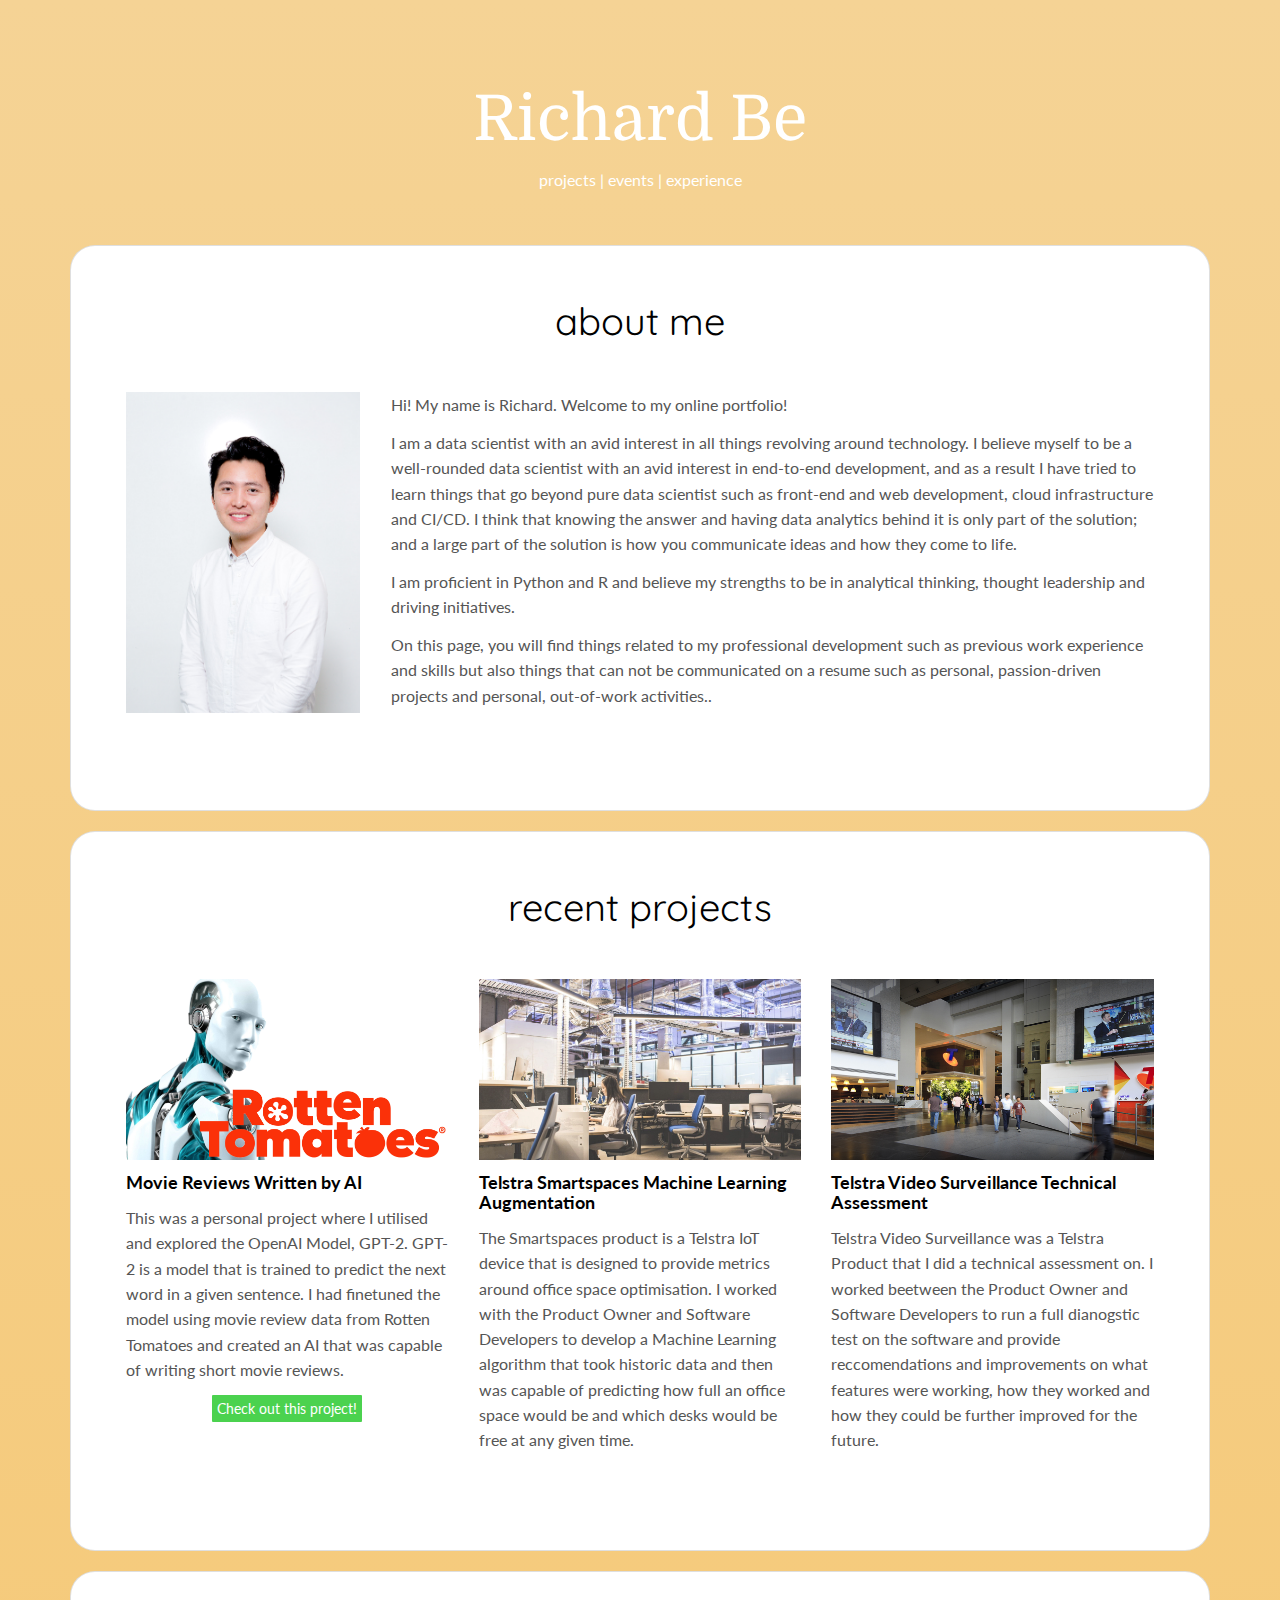
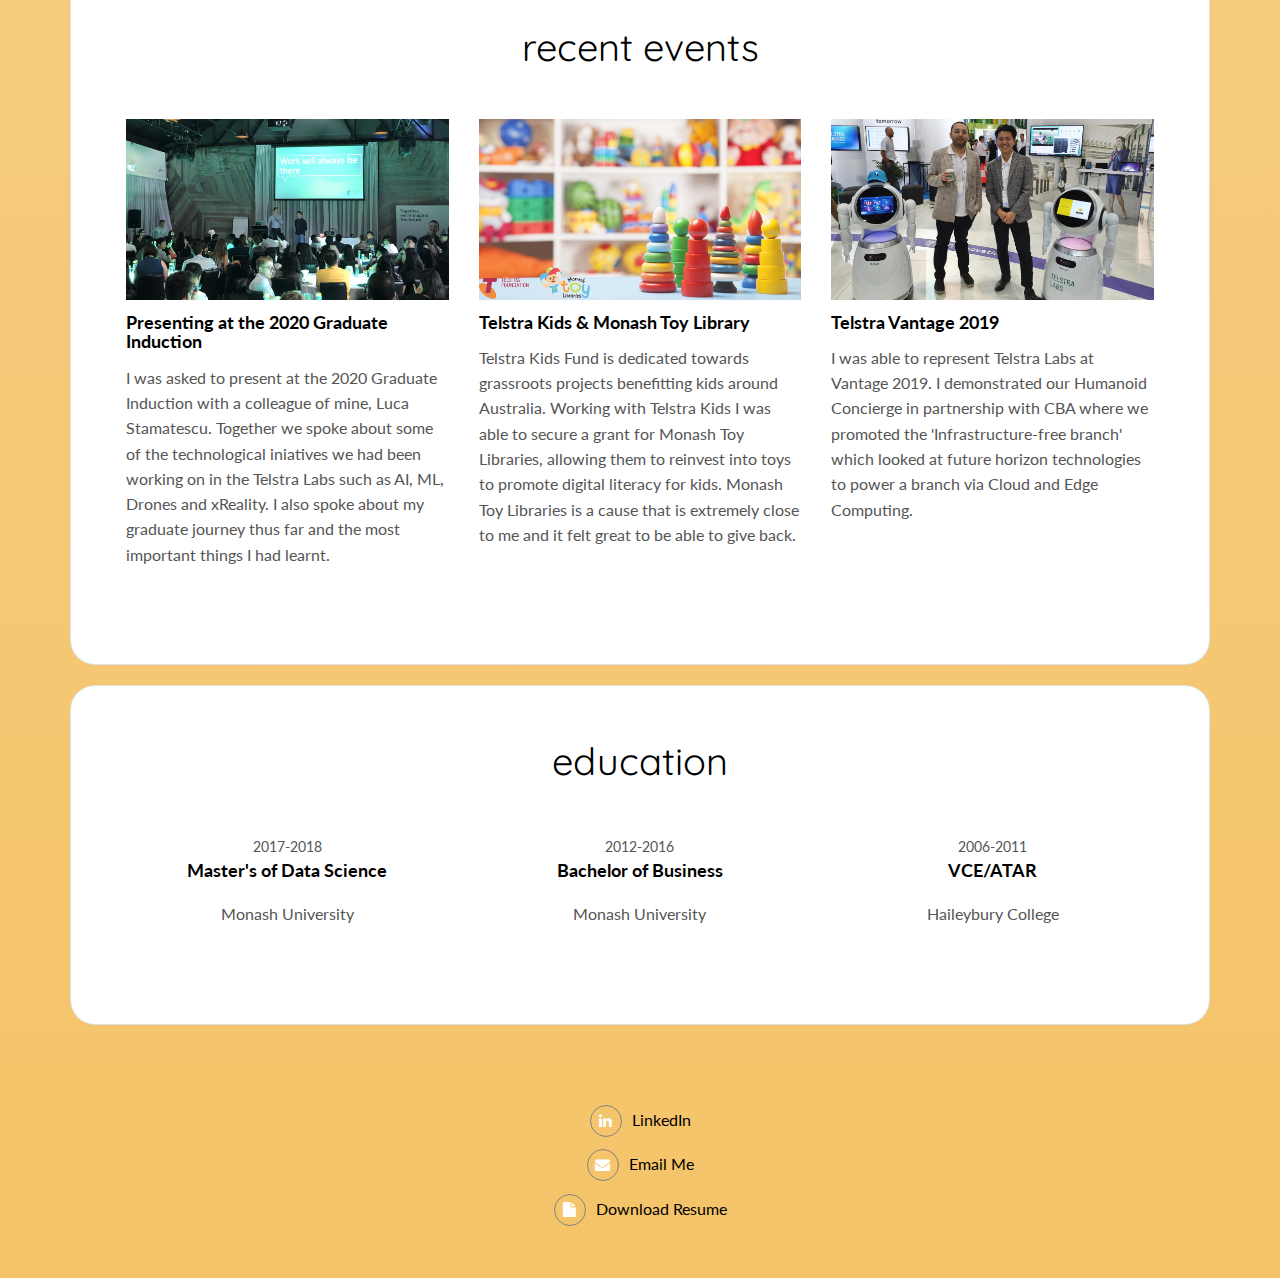
<file: index.html>
<!DOCTYPE html>
<html lang="en">

<head>
    <meta charset="UTF-8">
    <meta content="IE=edge" http-equiv="X-UA-Compatible">
    <meta content="width=device-width,initial-scale=1" name="viewport">
    <meta content="description" name="description">
    <meta name="google" content="notranslate" />
    <meta content="Mashup templates have been developped by Orson.io team" name="author">
    <title>Home Page</title>
    <link href="./style.css" rel="stylesheet">
</head>

<body>
    <main class="content-wrapper">
        <header class="white-text-container section-container">
            <div class="text-center">
                <h1>Richard Be</h1>
                <p>
                    <a href="https://richardbx1.github.io/projects.html"> projects </a> |
                    <a href="https://richardbx1.github.io/events.html"> events </a> | 
                    <a href="https://richardbx1.github.io/experience.html"> experience </a>
                </p>
            </div>
        </header>

        <div class="container">
            <div class="card">
                <div class="card-block">
                    <div class="row">
                        <div class="text-center">
                            <h2>about me</h2>
                        </div>
                    </div>
                    <div class="row">
                        <div class="col-md-3">
                            <p><img src="./images-index/headshot.jpg" class="img-responsive"></p>
                        </div>
                        <div class="col-md-9">
                            <p>Hi! My name is Richard. Welcome to my online portfolio!</p>
                            <p>I am a data scientist with an avid interest in all things revolving around technology. I believe myself to be a well-rounded data scientist with an avid interest in end-to-end development, and as a result I have tried to learn things that go beyond pure data scientist such as front-end and web development, cloud infrastructure and CI/CD. I think that knowing the answer and having data analytics behind it is only part of the solution; and a large part of the solution is how you communicate ideas and how they come to life.</p>
                                
                            <p>I am proficient in Python and R and believe my strengths to be in analytical thinking, thought leadership and driving initiatives.</p>
                            
                            <p>On this page, you will find things related to my professional development such as previous work experience and skills but also things that can not be communicated on a resume such as personal, passion-driven projects and personal, out-of-work activities..</p>
                        </div>
                    </div>
                </div>
            </div>

            <div class="card">
                <div class="card-block">
                    <div class="row">
                        <div class="text-center">
                            <h2>recent projects</h2></div>
                    </div>
                    <div class="row">
                        <div class="col-md-4">
                            <img src="./images-projects/2020_rottentomatoes.jpg" class="img-responsive" alt="">
                            <h3 class="h5">Movie Reviews Written by AI</h3>
                            <p>This was a personal project where I utilised and explored the OpenAI Model, GPT-2. GPT-2 is a model that is trained to predict the next word in a given sentence. I had finetuned the model using movie review data from Rotten Tomatoes and created an AI that was capable of writing short movie reviews.</p>
                            <div class="text-center">
                                <a href="https://richardbx1.github.io/projects_moviereviews.html" class="button"><span>Check out this project!</span></a>
                            </div>
                        </div>
                        <div class="col-md-4">
                            <img src="./images-projects/2019_smartspaces.jpg" class="img-responsive" alt="">
                            <h3 class="h5">Telstra Smartspaces Machine Learning Augmentation</h3>
                            <p>The Smartspaces product is a Telstra IoT device that is designed to provide metrics around office space optimisation. I worked with the Product Owner and Software Developers to develop a Machine Learning algorithm that took historic data and then was capable of predicting how full an office space would be and which desks would be free at any given time.</p>
                        </div>
                        <div class="col-md-4">
                            <img src="./images-projects/2019_tvs.jpg" class="img-responsive" alt="">
                            <h3 class="h5">Telstra Video Surveillance Technical Assessment</h3>
                            <p>Telstra Video Surveillance was a Telstra Product that I did a technical assessment on. I worked beetween the Product Owner and Software Developers to run a full dianogstic test on the software and provide reccomendations and improvements on what features were working, how they worked and how they could be further improved for the future.</p>
                        </div>
                    </div>
                </div>
            </div>


            <div class="card">
                <div class="card-block">
                    <div class="row">
                        <div class="text-center">
                            <h2>recent events</h2></div>
                    </div>
                    <div class="row">
                        <div class="col-md-4">
                            <img src="./images-events/2019_gradinduction1.jpeg" class="img-responsive" alt="">
                            <h3 class="h5">Presenting at the 2020 Graduate Induction</h3>
                            <p>I was asked to present at the 2020 Graduate Induction with a colleague of mine, Luca Stamatescu. Together we spoke about some of the technological iniatives we had been working on in the Telstra Labs such as AI, ML, Drones and xReality. I also spoke about my graduate journey thus far and the most important things I had learnt. </p>
                        </div>
                        <div class="col-md-4">
                            <img src="./images-events/2019_MonashToyLibrary.jpg" class="img-responsive" alt="">
                            <h3 class="h5">Telstra Kids & Monash Toy Library</h3>
                            <p>Telstra Kids Fund is dedicated towards grassroots projects benefitting kids around Australia. Working with Telstra Kids I was able to secure a grant for Monash Toy Libraries, allowing them to reinvest into toys to promote digital literacy for kids. Monash Toy Libraries is a cause that is extremely close to me and it felt great to be able to give back.</p>
                        </div>
                        <div class="col-md-4">
                            <img src="./images-events/2019_Vantage.jpg" class="img-responsive" alt="">
                            <h3 class="h5">Telstra Vantage 2019</h3>
                            <p>I was able to represent Telstra Labs at Vantage 2019. I demonstrated our Humanoid Concierge in partnership with CBA where we promoted the 'Infrastructure-free branch' which looked at future horizon technologies to power a branch via Cloud and Edge Computing.</p>
                        </div>
                    </div>
                </div>
            </div>



            <div class="card">
                <div class="card-block">
                     <div class="row">
                        <div class="text-center">
                            <h2>education</h2></div>
                    </div>
                    <div class="row">
                        <div class="col-md-4">
                            <div class="education-experience">
                                <div class="text-center">
                                    <small class="date">2017-2018</small>
                                    <h3 class="h5 date-title">Master's of Data Science</h3>
                                    <p>Monash University</p>
                                </div>
                            </div>
                        </div>

                        <div class="col-md-4">
                            <div class="education-experience">
                                <div class="text-center">
                                    <small class="date">2012-2016</small>
                                    <h3 class="h5 date-title">Bachelor of Business</h3>
                                    <p>Monash University</p>
                                </div>
                            </div>
                        </div>

                        <div class="col-md-4">
                            <div class="education-experience">
                                <div class="text-center">
                                    <small class="date">2006-2011</small>
                                    <h3 class="h5 date-title">VCE/ATAR</h3>
                                    <p>Haileybury College</p>
                                </div>
                            </div>
                        </div>
                    </div>
                </div>
            </div>
        </div>
    </main>
    <header class="white-text-container section-container">
        <div class="text-center">
            <p class="social-buttons">
                <a href="https://www.linkedin.com/in/richard-be-bb2583163/" target="_blank">
                    <span class="social-round-icon fa-icon">
                                        <i class="fa fa-linkedin"></i></span>LinkedIn</a>
            </p>
            <p class="social-buttons">
                <a href="mailto: richard.be@team.telstra.com?subject= &body= ">
                    <span class="social-round-icon fa-icon">
                                        <i class="fa fa-envelope"></i></span>Email Me</a>
            </p>
            <p class="social-buttons">
                <a href="Resume.pdf" download="Richard_Be_Resume.pdf">
                    <span class="social-round-icon fa-icon">
                                    <i class="fa fa-file"></i></span>Download Resume</a>
            </p>
        </div>
    </header>
</body>

</html>
</file>
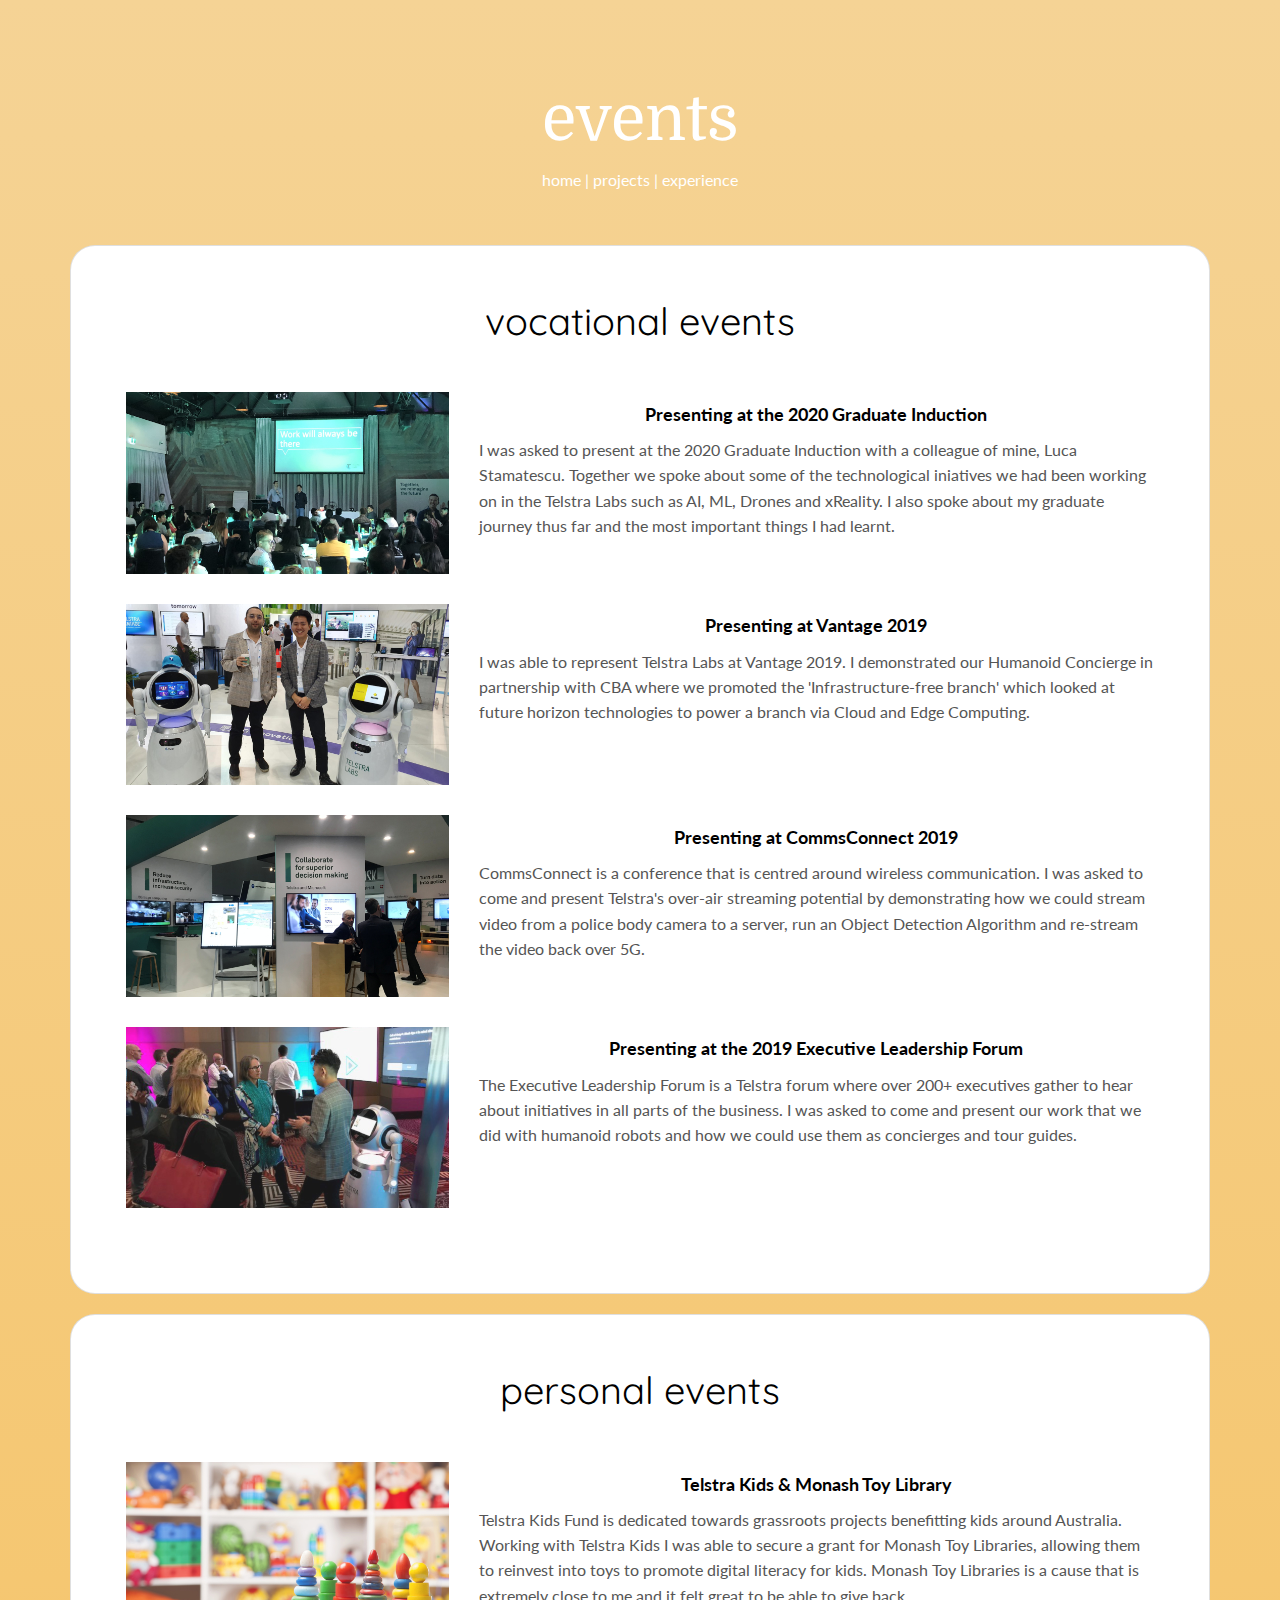
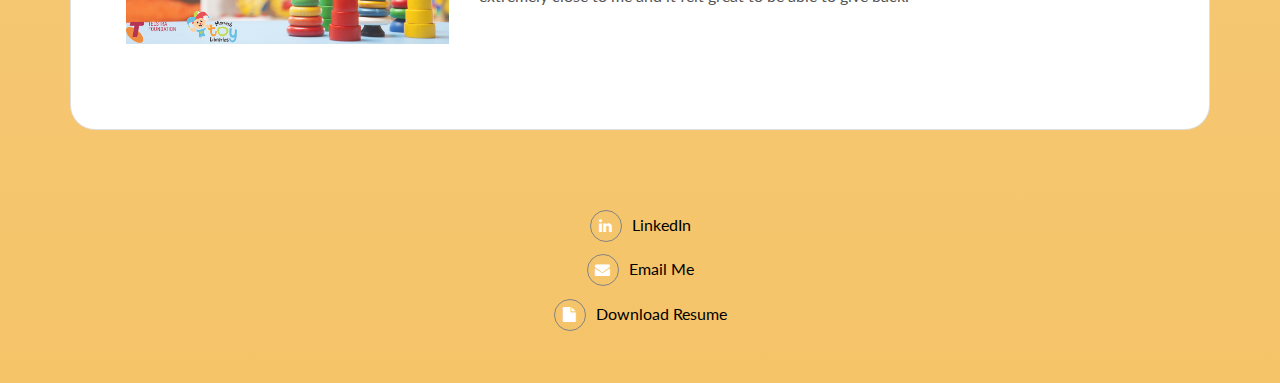
<file: events.html>
<!DOCTYPE html>
<html lang="en">

<head>
    <meta charset="UTF-8">
    <meta content="IE=edge" http-equiv="X-UA-Compatible">
    <meta content="width=device-width,initial-scale=1" name="viewport">
    <meta content="description" name="description">
    <meta name="google" content="notranslate" />
    <meta content="Mashup templates have been developped by Orson.io team" name="author">
    <title>Events</title>
    <link href="./style.css" rel="stylesheet">
</head>

<body>
    <main class="content-wrapper">
        <header class="white-text-container section-container">
            <div class="text-center">
                <h1>events</h1>
                <p>
                    <a href="https://richardbx1.github.io/">home</a> | 
                    <a href="https://richardbx1.github.io/projects.html">projects</a> | 
                    <a href="https://richardbx1.github.io/experience.html">experience</a>
                </p>
            </div>
        </header>

        <div class="container">
            <div class="card">
                <div class="card-block">
                    <div class="row">
                        <div class="text-center">
                            <h2>vocational events</h2>
                        </div>
                    </div>
                    <div class="row">
                        <div class="col-xs-4">
                            <img src="./images-events/2019_gradinduction1.jpeg" class="img-responsive" alt="">
                        </div>
                        <div class="col-xs-8">
                            <div class="text-center">
                                <h3 class="h5">Presenting at the 2020 Graduate Induction</h3></div>
                            <p>I was asked to present at the 2020 Graduate Induction with a colleague of mine, Luca Stamatescu. Together we spoke about some of the technological iniatives we had been working on in the Telstra Labs such as AI, ML, Drones and xReality. I also spoke about my graduate journey thus far and the most important things I had learnt.</p>
                        </div>
                    </div>

                    <div class="row">
                        <div class="col-xs-4">
                            <img src="./images-events/2019_Vantage.jpg" class="img-responsive" alt="">
                        </div>
                        <div class="col-xs-8">
                            <div class="text-center">
                                <h3 class="h5">Presenting at Vantage 2019</h3></div>
                            <p>I was able to represent Telstra Labs at Vantage 2019. I demonstrated our Humanoid Concierge in partnership with CBA where we promoted the 'Infrastructure-free branch' which looked at future horizon technologies to power a branch via Cloud and Edge Computing.</p>
                        </div>
                    </div>

                    <div class="row">
                        <div class="col-xs-4">
                            <img src="./images-events/2019_CommsConnect.jpg" class="img-responsive" alt="">
                        </div>
                        <div class="col-xs-8">
                            <div class="text-center">
                                <h3 class="h5">Presenting at CommsConnect 2019</h3></div>
                            <p>CommsConnect is a conference that is centred around wireless communication. I was asked to come and present Telstra's over-air streaming potential by demonstrating how we could stream video from a police body camera to a server, run an Object Detection Algorithm and re-stream the video back over 5G.</p>
                        </div>
                    </div>

                    <div class="row">
                        <div class="col-xs-4">
                            <img src="./images-events/2019_elf1.jpg" class="img-responsive" alt="">
                        </div>
                        <div class="col-xs-8">
                            <div class="text-center">
                                <h3 class="h5">Presenting at the 2019 Executive Leadership Forum</h3></div>
                            <p>The Executive Leadership Forum is a Telstra forum where over 200+ executives gather to hear about initiatives in all parts of the business. I was asked to come and present our work that we did with humanoid robots and how we could use them as concierges and tour guides.</p>
                        </div>

                    </div>
                </div>
            </div>



            <div class="card">
                <div class="card-block">
                    <div class="row">
                        <div class="text-center">
                            <h2>personal events</h2></div>
                    </div>
                    <div class="row">
                        <div class="col-xs-4">
                            <img src="./images-events/2019_MonashToyLibrary.jpg" class="img-responsive" alt="">
                        </div>
                        <div class="col-xs-8">
                            <div class="text-center">
                                <h3 class="h5">Telstra Kids & Monash Toy Library</h3></div>
                            <p>Telstra Kids Fund is dedicated towards grassroots projects benefitting kids around Australia. Working with Telstra Kids I was able to secure a grant for Monash Toy Libraries, allowing them to reinvest into toys to promote digital literacy for kids. Monash Toy Libraries is a cause that is extremely close to me and it felt great to be able to give back.</p>
                        </div>
                    </div>
                </div>
            </div>
        </div>
    </main>
    <header class="white-text-container section-container">
        <div class="text-center">
            <p class="social-buttons">
                <a href="https://www.linkedin.com/in/richard-be-bb2583163/" target="_blank">
                    <span class="social-round-icon fa-icon">
                                        <i class="fa fa-linkedin"></i></span>LinkedIn</a>
            </p>
            <p class="social-buttons">
                <a href="mailto: richard.be@team.telstra.com?subject= &body= ">
                    <span class="social-round-icon fa-icon">
                                        <i class="fa fa-envelope"></i></span>Email Me</a>
            </p>
            <p class="social-buttons">
                <a href="Resume.pdf" download="Richard_Be_Resume.pdf">
                    <span class="social-round-icon fa-icon">
                                    <i class="fa fa-file"></i></span>Download Resume</a>
            </p>
        </div>
    </header>
</body>

</html>
</file>
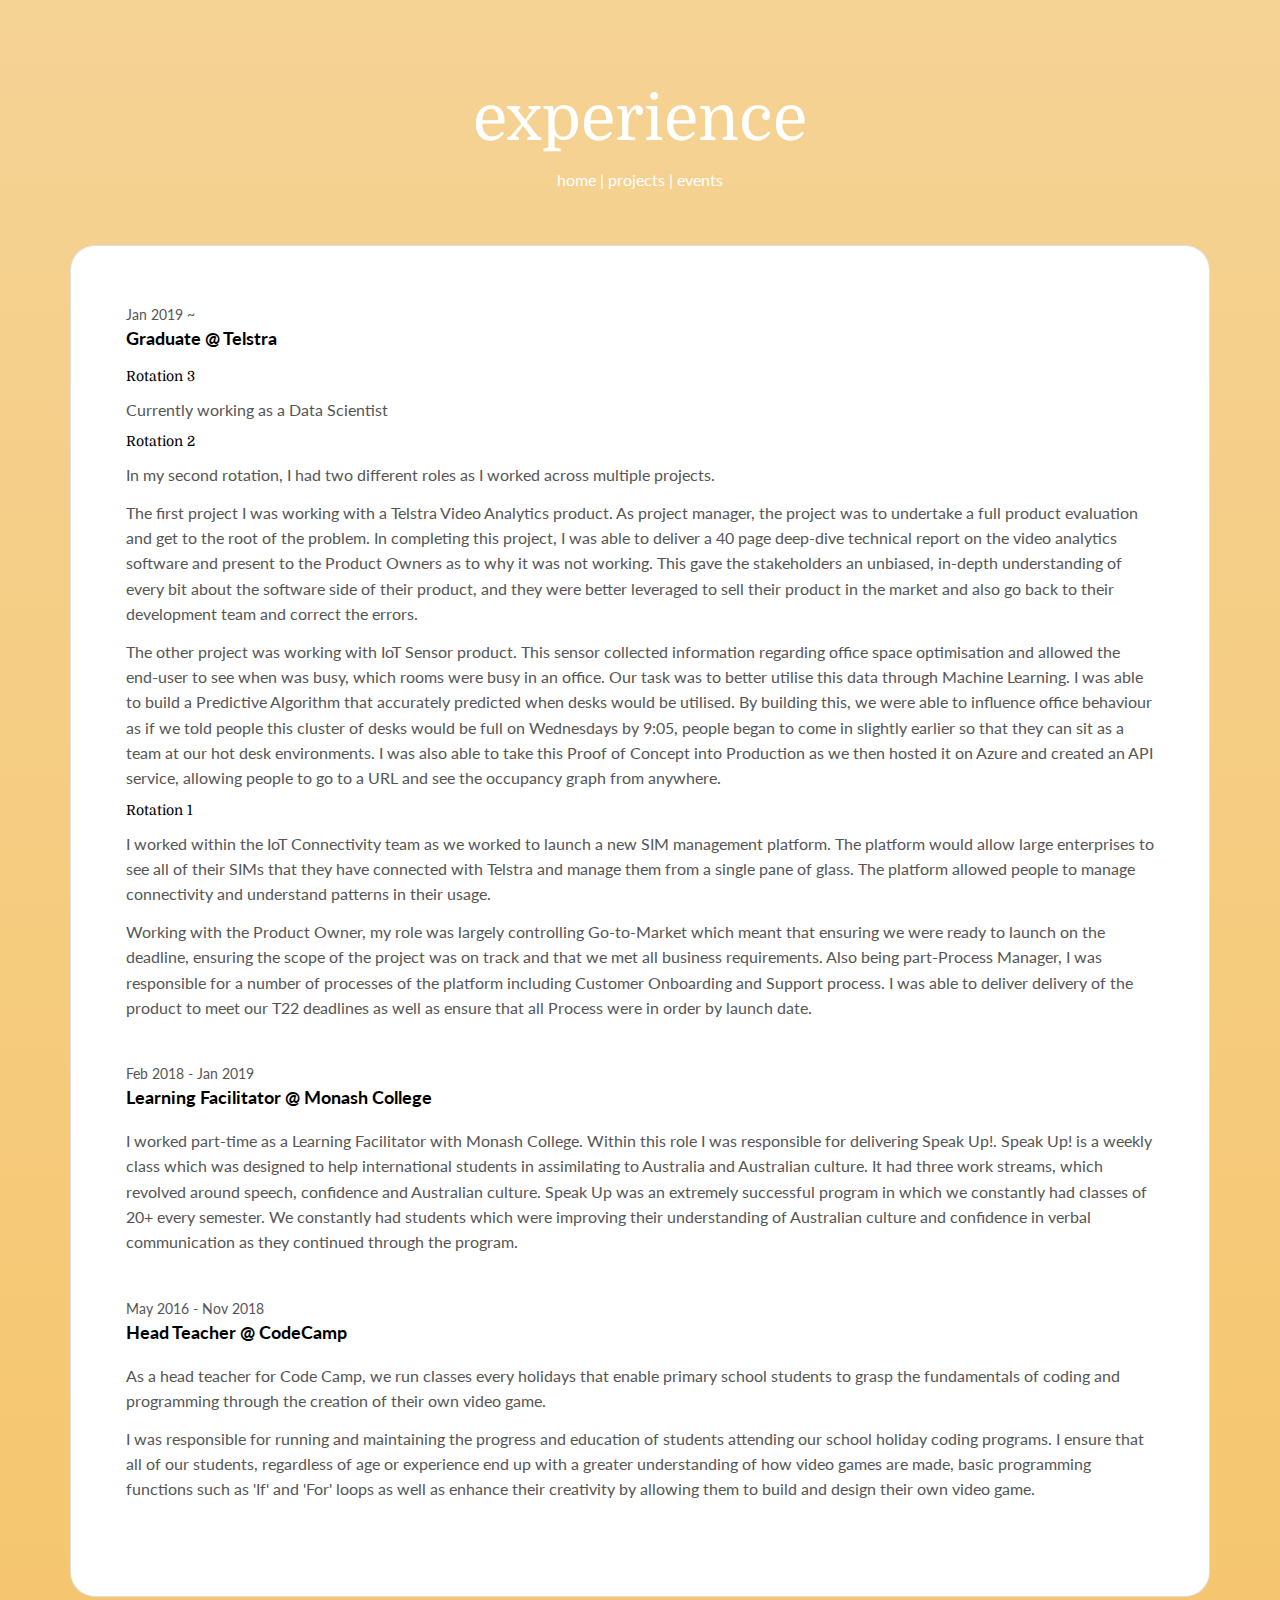
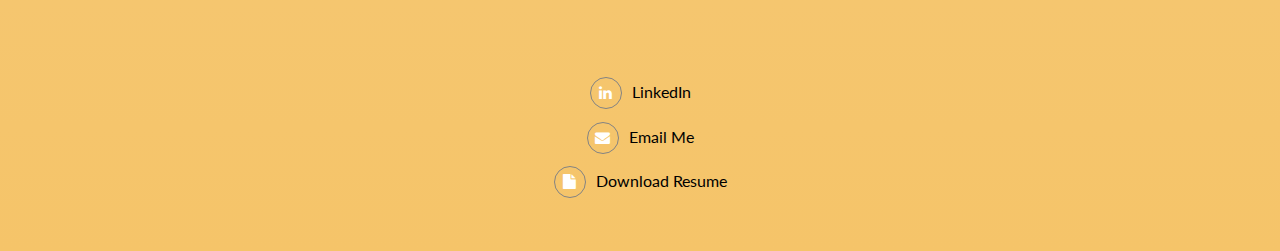
<file: experience.html>
<!DOCTYPE html>
<html lang="en">

<head>
    <meta charset="UTF-8">
    <meta content="IE=edge" http-equiv="X-UA-Compatible">
    <meta content="width=device-width,initial-scale=1" name="viewport">
    <meta content="description" name="description">
    <meta name="google" content="notranslate" />
    <meta content="Mashup templates have been developped by Orson.io team" name="author">
    <title>Work Experience</title>
    <link href="./style.css" rel="stylesheet">
</head>

<body>
    <main class="content-wrapper">
        <header class="white-text-container section-container">
            <div class="text-center">
                <h1>experience</h1>
                <p>
                    <a href="https://richardbx1.github.io/"> home </a> | 
                    <a href="https://richardbx1.github.io/projects.html"> projects </a> | 
                    <a href="https://richardbx1.github.io/events.html"> events </a>
                </p>
            </div>
        </header>

        <div class="container">                        
            <div class="card">
                <div class="card-block">
                    <div class="work-experience">
                        <small class="date">Jan 2019 ~ </small>
                        <h3 class="h5 date-title">Graduate @ <a href="https://www.telstra.com.au/" target="_blank">Telstra</a></h3>
                        <h6>Rotation 3</h6>
                        <p>Currently working as a Data Scientist</p>
                        <h6>Rotation 2</h6>
                        <p>In my second rotation, I had two different roles as I worked across multiple projects.</p>
                        <p>The first project I was working with a Telstra Video Analytics product. As project manager, the project was to undertake a full product evaluation and get to the root of the problem. In completing this project, I was able to deliver a 40 page deep-dive technical report on the video analytics software and present to the Product Owners as to why it was not working. This gave the stakeholders an unbiased, in-depth understanding of every bit about the software side of their product, and they were better leveraged to sell their product in the market and also go back to their development team and correct the errors.</p>
                        <p>The other project was working with IoT Sensor product. This sensor collected information regarding office space optimisation and allowed the end-user to see when was busy, which rooms were busy in an office. Our task was to better utilise this data through Machine Learning. I was able to build a Predictive Algorithm that accurately predicted when desks would be utilised. By building this, we were able to influence office behaviour as if we told people this cluster of desks would be full on Wednesdays by 9:05, people began to come in slightly earlier so that they can sit as a team at our hot desk environments. I was also able to take this Proof of Concept into Production as we then hosted it on Azure and created an API service, allowing people to go to a URL and see the occupancy graph from anywhere.</p>
                        <h6>Rotation 1</h6>
                        <p>I worked within the IoT Connectivity team as we worked to launch a new SIM management platform. The platform would allow large enterprises to see all of their SIMs that they have connected with Telstra and manage them from a single pane of glass. The platform allowed people to manage connectivity and understand patterns in their usage.</p>
                        <p>Working with the Product Owner, my role was largely controlling Go-to-Market which meant that ensuring we were ready to launch on the deadline, ensuring the scope of the project was on track and that we met all business requirements. Also being part-Process Manager, I was responsible for a number of processes of the platform including Customer Onboarding and Support process. I was able to deliver delivery of the product to meet our T22 deadlines as well as ensure that all Process were in order by launch date.</p>
                    </div>

                    <div class="work-experience">
                        <small class="date">Feb 2018 - Jan 2019</small>
                        <h3 class="h5 date-title">Learning Facilitator @ <a href="https://www.monashcollege.edu.au/" target="_blank">Monash College</a></h3>
                        <p>I worked part-time as a Learning Facilitator with Monash College. Within this role I was responsible for delivering Speak Up!. Speak Up! is a weekly class which was designed to help international students in assimilating to Australia and Australian culture. It had three work streams, which revolved around speech, confidence and Australian culture. Speak Up was an extremely successful program in which we constantly had classes of 20+ every semester. We constantly had students which were improving their understanding of Australian culture and confidence in verbal communication as they continued through the program.</p>
                    </div>

                    <div class="work-experience">
                        <small class="date">May 2016 - Nov 2018</small>
                        <h3 class="h5 date-title">Head Teacher @ <a href="http://codecamp.com.au/" target="_blank">CodeCamp</a></h3>
                        <p>As a head teacher for Code Camp, we run classes every holidays that enable primary school students to grasp the fundamentals of coding and programming through the creation of their own video game.</p>
                        <p>I was responsible for running and maintaining the progress and education of students attending our school holiday coding programs. I ensure that all of our students, regardless of age or experience end up with a greater understanding of how video games are made, basic programming functions such as 'If' and 'For' loops as well as enhance their creativity by allowing them to build and design their own video game.</p>
                    </div>

                </div>
            </div>
        </div>
    </main>
    <header class="white-text-container section-container">
        <div class="text-center">
            <p class="social-buttons">
                <a href="https://www.linkedin.com/in/richard-be-bb2583163/" target="_blank">
                    <span class="social-round-icon fa-icon">
                                        <i class="fa fa-linkedin"></i></span>LinkedIn</a>
            </p>
            <p class="social-buttons">
                <a href="mailto: richard.be@team.telstra.com?subject= &body= ">
                    <span class="social-round-icon fa-icon">
                                        <i class="fa fa-envelope"></i></span>Email Me</a>
            </p>
            <p class="social-buttons">
                <a href="Resume.pdf" download="Richard_Be_Resume.pdf">
                    <span class="social-round-icon fa-icon">
                                    <i class="fa fa-file"></i></span>Download Resume</a>
            </p>
        </div>
    </header>
</body>

</html>
</file>
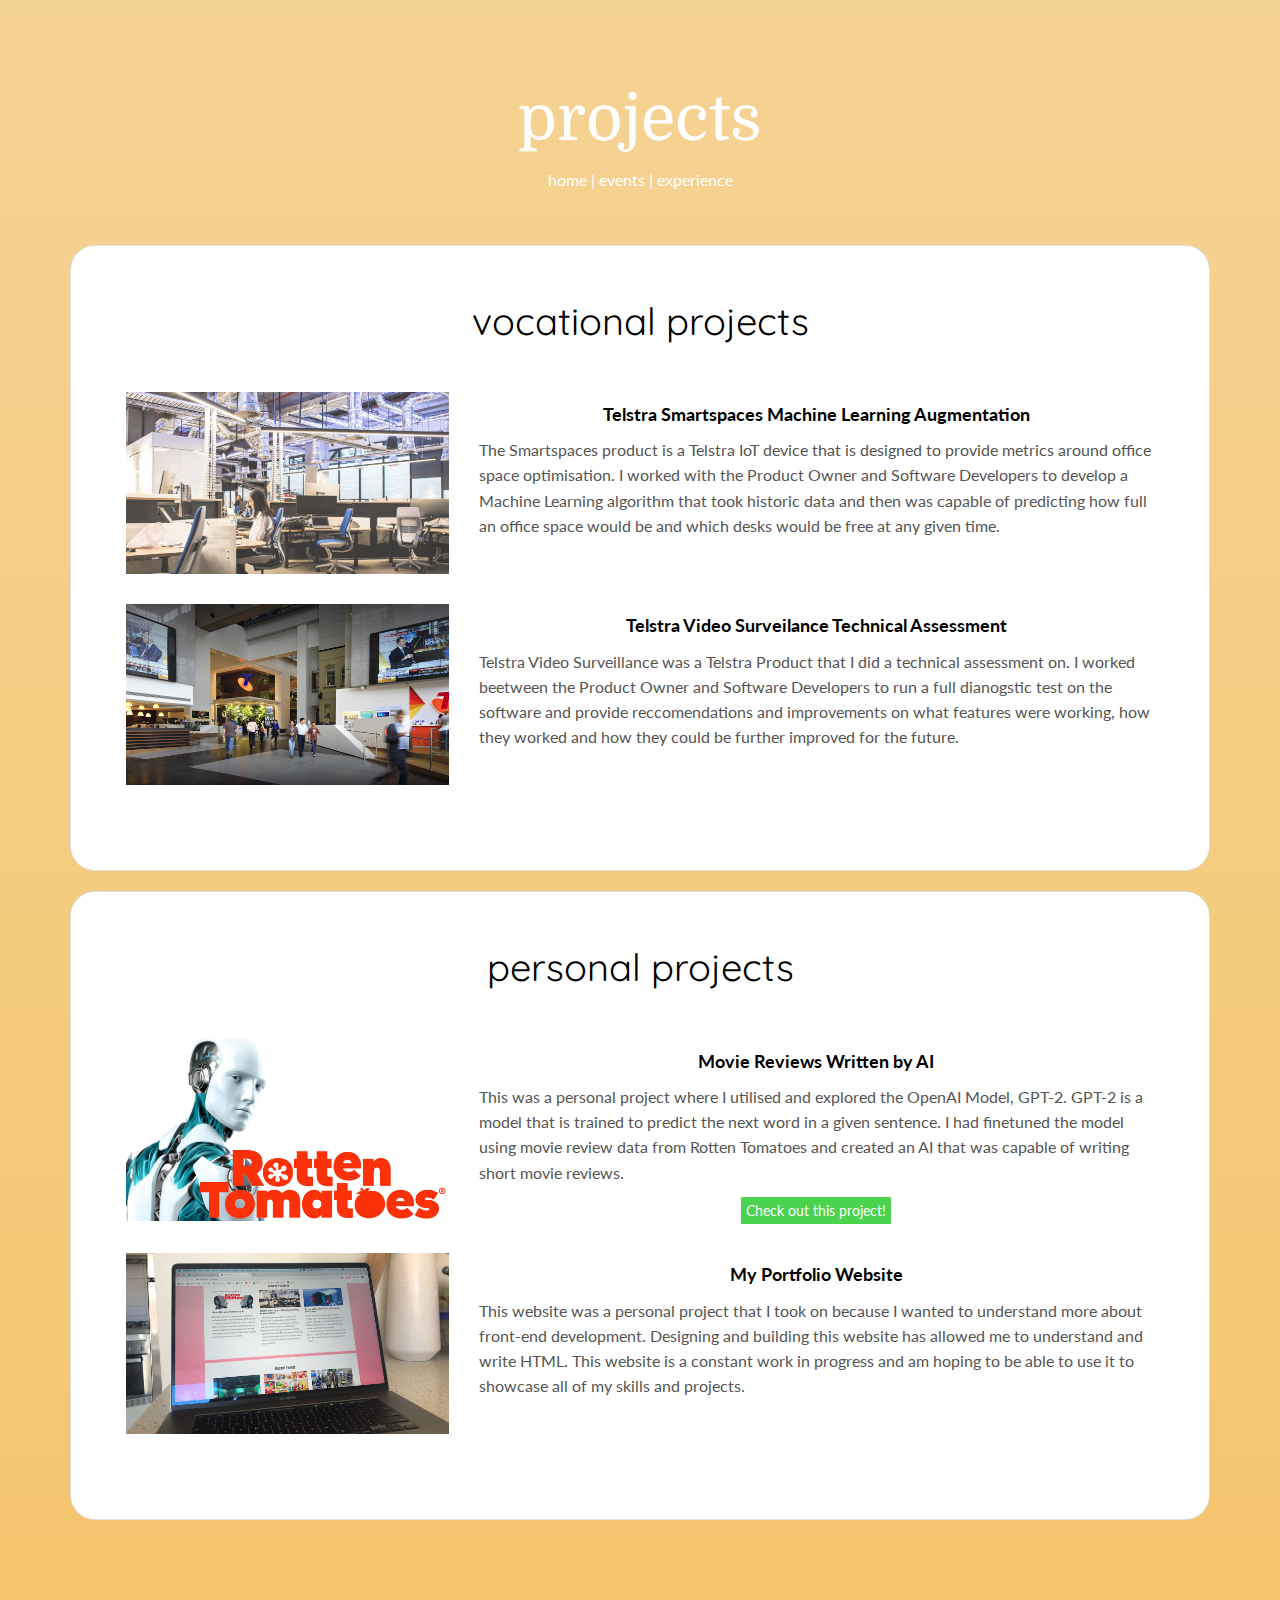
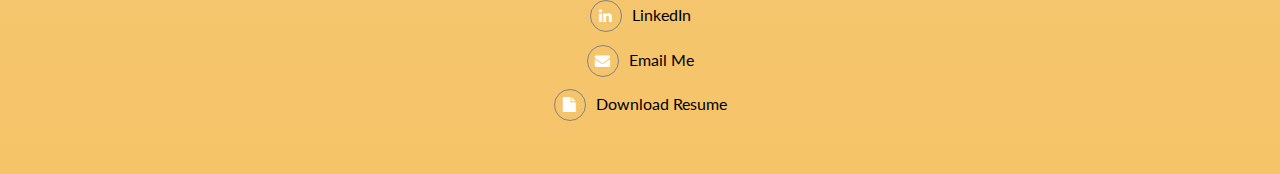
<file: projects.html>
<!DOCTYPE html>
<html lang="en">

<head>
    <meta charset="UTF-8">
    <meta content="IE=edge" http-equiv="X-UA-Compatible">
    <meta content="width=device-width,initial-scale=1" name="viewport">
    <meta content="description" name="description">
    <meta name="google" content="notranslate" />
    <meta content="Mashup templates have been developped by Orson.io team" name="author">
    <title>Projects</title>
    <link href="./style.css" rel="stylesheet">
</head>

<body>
    <main class="content-wrapper">
        <header class="white-text-container section-container">
            <div class="text-center">
                <h1>projects</h1>
                <p>
                    <a href="https://richardbx1.github.io/"> home </a> | 
                    <a href="https://richardbx1.github.io/events.html"> events </a> | 
                    <a href="https://richardbx1.github.io/experience.html"> experience </a>
                </p>
            </div>
        </header>

        <div class="container">
            <div class="card">
                <div class="card-block">
                    <div class="row">
                        <div class="text-center">
                            <h2>vocational projects</h2>
                        </div>
                    </div>
                    <div class="row">
                        <div class="col-xs-4">
                            <img src="./images-projects/2019_smartspaces.jpg" class="img-responsive" alt="">
                        </div>
                        <div class="col-xs-8">
                            <div class="text-center">
                                <h3 class="h5">Telstra Smartspaces Machine Learning Augmentation</h3></div>
                            <p>The Smartspaces product is a Telstra IoT device that is designed to provide metrics around office space optimisation. I worked with the Product Owner and Software Developers to develop a Machine Learning algorithm that took historic data and then was capable of predicting how full an office space would be and which desks would be free at any given time.</p>
                        </div>
                    </div>

                    <div class="row">
                        <div class="col-xs-4">
                            <img src="./images-projects/2019_tvs.jpg" class="img-responsive" alt="">
                        </div>
                        <div class="col-xs-8">
                            <div class="text-center">
                                <h3 class="h5">Telstra Video Surveilance Technical Assessment</h3></div>
                            <p>Telstra Video Surveillance was a Telstra Product that I did a technical assessment on. I worked beetween the Product Owner and Software Developers to run a full dianogstic test on the software and provide reccomendations and improvements on what features were working, how they worked and how they could be further improved for the future.</p>
                        </div>

                    </div>

                </div>
            </div>

            <div class="card">
                <div class="card-block">
                    <div class="row">
                        <div class="text-center">
                            <h2>personal projects</h2>
                            <p style="color:black;"></p>
                        </div>
                    </div>
                    <div class="row">
                        <div class="col-xs-4">
                            <img src="./images-projects/2020_rottentomatoes.jpg" class="img-responsive" alt="">
                        </div>

                        <div class="col-xs-8">
                            <div class="text-center">
                                <h3 class="h5">Movie Reviews Written by AI</h3></div>
                            <p>This was a personal project where I utilised and explored the OpenAI Model, GPT-2. GPT-2 is a model that is trained to predict the next word in a given sentence. I had finetuned the model using movie review data from Rotten Tomatoes and created an AI that was capable of writing short movie reviews.</p>
                            <div class="text-center">
                                <a href="https://richardbx1.github.io/projects_moviereviews.html" class="button"><span>Check out this project!</span></a>
                            </div>
                        </div>
                    </div>

                    <div class="row">
                        <div class="col-xs-4">
                            <img src="./images-projects/2019_website.jpg" class="img-responsive" alt="">
                        </div>
                        <div class="col-xs-8">
                            <div class="text-center">
                                <h3 class="h5">My Portfolio Website</h3></div>
                            <p>This website was a personal project that I took on because I wanted to understand more about front-end development. Designing and building this website has allowed me to understand and write HTML. This website is a constant work in progress and am hoping to be able to use it to showcase all of my skills and projects.</p>
                        </div>
                    </div>

                </div>
            </div>
        </div>
    </main>
    <header class="white-text-container section-container">
        <div class="text-center">
            <p class="social-buttons">
                <a href="https://www.linkedin.com/in/richard-be-bb2583163/" target="_blank">
                    <span class="social-round-icon fa-icon">
                                        <i class="fa fa-linkedin"></i></span>LinkedIn</a>
            </p>
            <p class="social-buttons">
                <a href="mailto: richard.be@team.telstra.com?subject= &body= ">
                    <span class="social-round-icon fa-icon">
                                        <i class="fa fa-envelope"></i></span>Email Me</a>
            </p>
            <p class="social-buttons">
                <a href="Resume.pdf" download="Richard_Be_Resume.pdf">
                    <span class="social-round-icon fa-icon">
                                    <i class="fa fa-file"></i></span>Download Resume</a>
            </p>
        </div>
    </header>
</body>

</html>
</file>
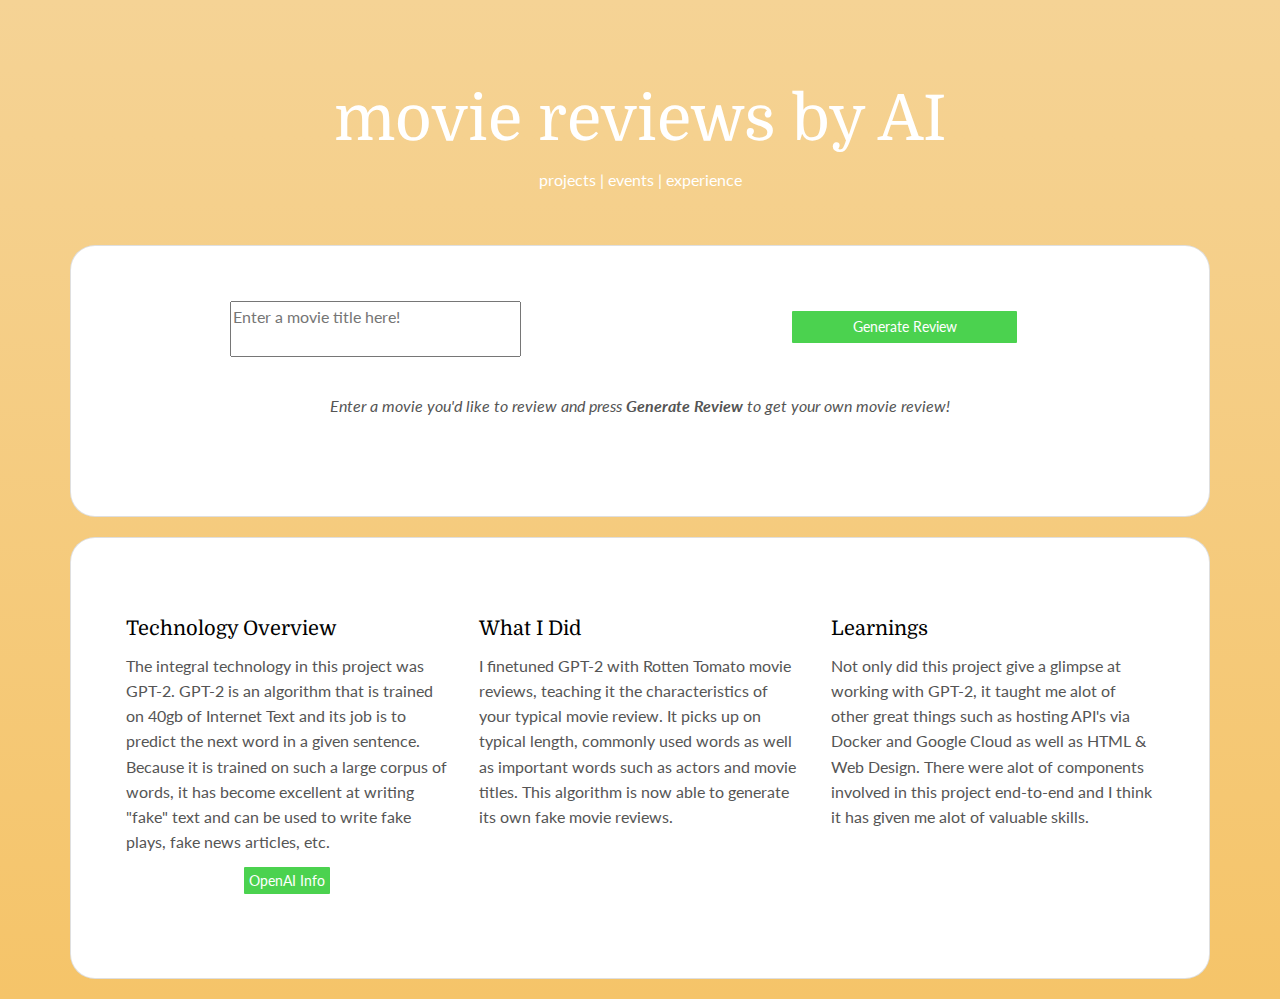
<file: projects_moviereviews.html>
<!DOCTYPE html>
<html lang="en">

<head>
    <meta charset="UTF-8">
    <meta content="IE=edge" http-equiv="X-UA-Compatible">
    <meta content="width=device-width,initial-scale=1" name="viewport">
    <meta content="description" name="description">
    <meta name="google" content="notranslate" />
    <meta content="Mashup templates have been developped by Orson.io team" name="author">
    <title>Movie Reviews Written by AI</title>
    <link href="../style.css" rel="stylesheet">
</head>

<body>
    <main class="content-wrapper">
        <header class="white-text-container section-container">
            <div class="text-center">
                <h1>movie reviews by AI</h1>
                <p>
                    <a href="https://richardbx1.github.io/projects.html">projects</a> |
                    <a href="https://richardbx1.github.io/events.html">events</a> |
                    <a href="https://richardbx1.github.io/experience.html">experience</a>
                </p>
            </div>
        </header>

        <div class="container">
            <div class="card">
                <div class="card-block">
                    <div class="row">
                        <form id="gen-form">
                            
                            <div class="col-xs-6">
                                <div class="text-center">
                                    <textarea id="prefix" class="textarea" type="text" rows="2" cols="30" style="resize: none;" placeholder="Enter a movie title here!"></textarea>
                                </div>
                            </div>

                            <div class="col-xs-6">
                                <div class="text-center">
                                    <button type="submit" name="submit" id="generate-text" class="button">
                                        <span>Generate Review</span>
                                    </button>
                                </div>
                            </div>
                        </form>
                    </div>

                    <div class='row'>
                        <div id="model-output" class="column">
                            <div class="text-center">
                                <p id="tutorial" class="subtitle">
                                    <em>Enter a movie you'd like to review and press <strong>Generate Review</strong> to get your own movie review!</em>
                                </p>
                            </div>
                        </div>
                    </div>
                </div>
            </div>

            <div class="card">
                <div class="card-block">
                    <div class="row">
                        <div class="col-md-4">
                            <h3>Technology Overview</h3>
                            <p>The integral technology in this project was GPT-2. GPT-2 is an algorithm that is trained on 40gb of Internet Text and its job is to predict the next word in a given sentence. Because it is trained on such a large corpus of words, it has become excellent at writing "fake" text and can be used to write fake plays, fake news articles, etc.</p>
                            <div class="text-center">
                                <a href="https://openai.com/blog/better-language-models/" target="_blank" class="button"><span>OpenAI Info</span></a>
                            </div>
                        </div>
                        <div class="col-md-4">
                            <h3>What I Did</h3>
                            <p>I finetuned GPT-2 with Rotten Tomato movie reviews, teaching it the characteristics of your typical movie review. It picks up on typical length, commonly used words as well as important words such as actors and movie titles. This algorithm is now able to generate its own fake movie reviews.</p>
                        </div>
                        <div class="col-md-4">
                            <h3>Learnings</h3>
                            <p>Not only did this project give a glimpse at working with GPT-2, it taught me alot of other great things such as hosting API's via Docker and Google Cloud as well as HTML & Web Design. There were alot of components involved in this project end-to-end and I think it has given me alot of valuable skills.</p>
                        </div>
                    </div>
                </div>
            </div>
        </div>
    </main>
</body>

<script src="https://code.jquery.com/jquery-3.4.1.min.js" integrity="sha256-CSXorXvZcTkaix6Yvo6HppcZGetbYMGWSFlBw8HfCJo=" crossorigin="anonymous"></script>
<script src="http://html2canvas.hertzen.com/dist/html2canvas.min.js"></script>

<script type="text/javascript">
    $(function() {
        $('#gen-form').submit(function(e) {
            e.preventDefault();
            $.ajax({
                type: "POST",
                url: "https://rbe2gpt2test-6f3lk3zwuq-de.a.run.app",
                dataType: "json",
                data: JSON.stringify(getInputValues()),
                beforeSend: function(data) {
                    $('#generate-text').addClass("is-loading");
                    $('#generate-text').prop("disabled", true);
                },
                success: function(data) {
                    $('#generate-text').removeClass("is-loading");
                    $('#generate-text').prop("disabled", false);
                    $('#tutorial').remove();
                    var gentext = data.text;
                    if ($("#prefix").length & $("#prefix").val() != '') {
                        var pattern = new RegExp('^' + $("#prefix").val(), 'g');
                        var gentext = gentext.replace(pattern, '<strong>' + $("#prefix").val() + '</strong>');
                    }

                    var gentext = gentext.replace(/\n\n/g, "<div><br></div>").replace(/\n/g, "<div></div>");
                    var html = '<div class=\"gen-box\"><div class="text-centre">' + gentext + '</div></div><div class="gen-border"></div>';
                    $(html).appendTo('#model-output').hide().fadeIn("slow");
                },
                error: function(jqXHR, textStatus, errorThrown) {
                    $('#generate-text').removeClass("is-loading");
                    $('#generate-text').prop("disabled", false);
                    $('#tutorial').remove();
                    var html = '<div class="gen-box warning"><div class="text-centre">There was an error generating the text! Please try again!</div><div class="gen-border"></div></div>';
                    $(html).appendTo('#model-output').hide().fadeIn("slow");
                }
            });
        });
        $('#clear-text').click(function(e) {
            $('#model-output').text('')
        });
    });

    function getInputValues() {
        var inputs = {};
        $("textarea, input").each(function() {
            inputs[$(this).attr('id')] = "'" + $(this).val(); + "'"
        });
        inputs.length = 50;
        inputs.temperature = 0.9
        inputs.top_p = 50
        inputs.nsamples = 1
        inputs.batch_size = 1
        inputs.truncate = '.'
        return inputs;
    }
</script>

</html>
</file>
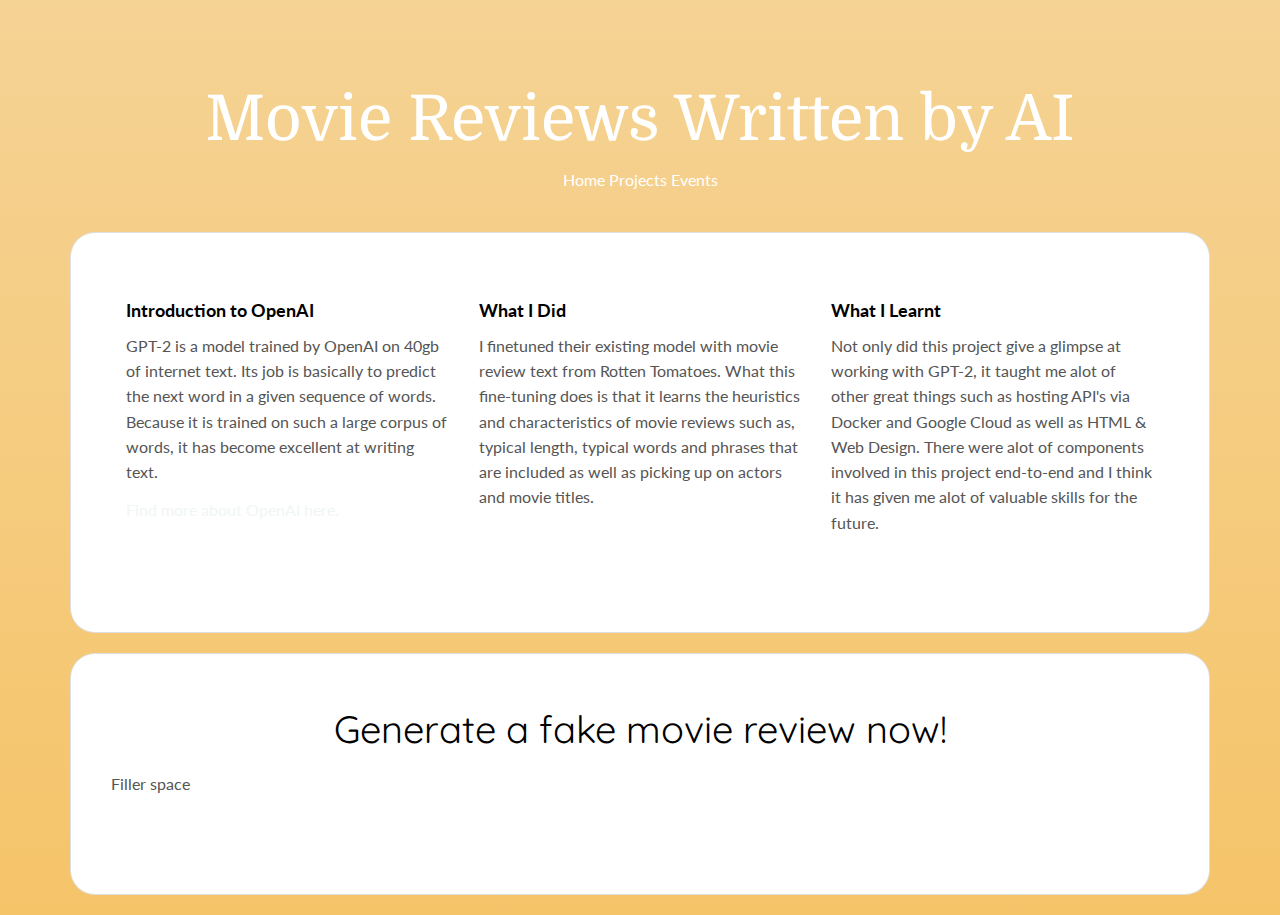
<file: pages-projects/projects_moviereviews.html>
<!DOCTYPE html>
<html lang="en">

<head>
  <meta charset="UTF-8">
  <meta content="IE=edge" http-equiv="X-UA-Compatible">
  <meta content="width=device-width,initial-scale=1" name="viewport">
  <meta content="description" name="description">
  <meta name="google" content="notranslate" />
  <meta content="Mashup templates have been developped by Orson.io team" name="author">
  <title>Movie Reviews Written by AI</title>  
<link href="../style.css" rel="stylesheet">
</head>
<body class="">

<main class="content-wrapper">
  <header class="white-text-container section-container">
    <div class="text-center">
      <h1><a href="https://richardbx1.github.io/">Movie Reviews Written by AI</a></h1>
	  <a href="https://richardbx1.github.io/"> Home </a>
	  <a href="https://richardbx1.github.io/projects.html"> Projects </a>
	  <a href="https://richardbx1.github.io/events.html"> Events </a>
    </div>
  </header>
    
     <div class="container">
        <div class="card">
            <div class="card-block">
                    <div class="row">
                        <div class="col-md-4">
                        <h3 class="h5">Introduction to OpenAI</h3>
                            <p>GPT-2 is a model trained by OpenAI on 40gb of internet text. Its job is basically to predict the next word in a given sequence of words. Because it is trained on such a large corpus of words, it has become excellent at writing text.</p>
                            <p><a href="https://openai.com/blog/better-language-models/" target="_blank">Find more about OpenAI here.</a><p style="color:deeppink;"></p>
                          </div>
                          <div class="col-md-4">
                            <h3 class="h5">What I Did</h3>
                              <p>I finetuned their existing model with movie review text from Rotten Tomatoes. What this fine-tuning does is that it learns the heuristics and characteristics of movie reviews such as, typical length, typical words and phrases that are included as well as picking up on actors and movie titles.</p>
                          </div>
                          <div class="col-md-4">
                            <h3 class="h5">What I Learnt</h3>
                              <p>Not only did this project give a glimpse at working with GPT-2, it taught me alot of other great things such as hosting API's via Docker and Google Cloud as well as HTML & Web Design. There were alot of components involved in this project end-to-end and I think it has given me alot of valuable skills for the future.</p>
                          </div>
                    </div>        
            </div>
         </div>


        <div class="card">
            <div class="card-block">
               <div class="text-center"><h2>Generate a fake movie review now!</h2><p style="color:black;"></p></div>           
                    <div class="row">
                        <p>Filler space</p>
                    </div>       
            </div>
         </div>
         
    </div>
</html>
</file>
<file: style.css>
@import url(https://fonts.googleapis.com/css?family=Lato:400,700|Oswald|Domine:700|Quicksand:500);
@import url(https://maxcdn.bootstrapcdn.com/font-awesome/4.7.0/css/font-awesome.min.css);
/*! * Bootstrap v3.3.7 (http: //getbootstrap.com) * Copyright 2011-2016 Twitter, Inc. * Licensed under MIT (https: //github.com/twbs/bootstrap/blob/master/LICENSE) */html {
    font-family: sans-serif;
    -ms-text-size-adjust: 100%;
    -webkit-text-size-adjust: 100%}
body {
    margin: 0}
article,aside,details,figcaption,figure,footer,header,hgroup,main,menu,nav,section,summary {
    display: block}
audio,canvas,progress,video {
    display: inline-block;
    vertical-align: baseline}
audio: not([controls]) {
    display: none;
    height: 0}
[hidden],template {
    display: none}
a {
    background-color: transparent}
a:active,a:hover {
    outline: 0}
abbr[title] {
    border-bottom: 1px dotted}
b,strong {
    font-weight: 700}
dfn {
    font-style: italic}
h1 {
    font-size: 2em;
    margin: .67em 0}
mark {
    background: #ff0;
    color: #000}
small {
    font-size: 80%}
sub,sup {
    font-size: 75%;
    line-height: 0;
    position: relative;
    vertical-align: baseline}
sup {
    top: -.5em}
sub {
    bottom: -.25em}
img {
    border: 0}
svg: not(: root) {
    overflow: hidden}
figure {
    margin: 1em 40px}
hr {
    box-sizing: content-box;
    height: 0}
pre {
    overflow: auto}
code,kbd,pre,samp {
    font-family: monospace,monospace;
    font-size: 1em}
button,input,optgroup,select,textarea {
    color: inherit;
    font: inherit;
    margin: 0}
button {
    overflow: visible}
button,select {
    text-transform: none}
button,html input[type=button],input[type=reset],input[type=submit] {
    -webkit-appearance: button;
    cursor: pointer}
button[disabled],html input[disabled] {
    cursor: default}
button:: -moz-focus-inner,input:: -moz-focus-inner {
    border: 0;
    padding: 0}
input {
    line-height: normal}
input[type=checkbox],input[type=radio] {
    box-sizing: border-box;
    padding: 0}
input[type=number]:: -webkit-inner-spin-button,input[type=number]:: -webkit-outer-spin-button {
    height: auto}
input[type=search] {
    -webkit-appearance: textfield;
    box-sizing: content-box}
input[type=search]:: -webkit-search-cancel-button,input[type=search]:: -webkit-search-decoration {
    -webkit-appearance: none}
fieldset {
    border: 1px solid silver;
    margin: 0 2px;
    padding: .35em .625em .75em}
textarea {
    overflow: auto}
optgroup {
    font-weight: 700}
table {
    border-collapse: collapse;
    border-spacing: 0}
td,th {
    padding: 0}
@media print {
    *,:after,:before {
    background: transparent!important;
    color: #000!important;
    box-shadow: none!important;
    text-shadow: none!important}
a[href]:after {
    content: " (" attr(href) ")"}
abbr[title]:after {
    content: " (" attr(title) ")"}
a[href^="#"]:after,a[href^="javascript: "]:after {
    content: ""}
blockquote,pre {
    border: 1px solid #999;
    page-break-inside: avoid}
thead {
    display: table-header-group}
img,tr {
    page-break-inside: avoid}
img {
    max-width: 100%!important}
h2,h3,p {
    orphans: 3;
    widows: 3}
h2,h3 {
    page-break-after: avoid}
.navbar {
    display: none}
.btn>.caret,.dropup>.btn>.caret {
    border-top-color: #000!important}
.label {
    border: 1px solid #000}
.table {
    border-collapse: collapse!important}
.table td,.table th {
    background-color: #fff!important}
.table-bordered td,.table-bordered th {
    border: 1px solid #ddd!important}
}
*,:after,:before {
    -webkit-box-sizing: border-box;
    -moz-box-sizing: border-box;
    box-sizing: border-box}
html {
    font-size: 10px;
    -webkit-tap-highlight-color: transparent}
body {
    font-family: Lato,Helvetica,Arial,sans-serif;
    font-size: 16px;
    line-height: 1.58;
    color: #555;
    background-color: #fff}
button,input,select,textarea {
    font-family: inherit;
    font-size: inherit;
    line-height: inherit}
a {
    color: #f0f5f5;
    text-decoration: none}
a:focus,a:hover {
    color: #000000;
    text-decoration: underline}
a:focus {
    outline: 5px auto -webkit-focus-ring-color;
    outline-offset: -2px}
figure {
    margin: 0}
img {
    vertical-align: middle}
.img-responsive {
    display: block;
    max-width: 100%;
    height: auto}
.img-rounded {
    border-radius: 6px}
.img-thumbnail {
    padding: 4px;
    line-height: 1.58;
    background-color: #fff;
    border: 1px solid #ddd;
    border-radius: 4px;
    -webkit-transition: all .2s ease-in-out;
    -o-transition: all .2s ease-in-out;
    transition: all .2s ease-in-out;
    display: inline-block;
    max-width: 100%;
    height: auto}
.img-circle {
    border-radius: 50%}
hr {
    margin-top: 25px;
    margin-bottom: 25px;
    border: 0;
    border-top: 1px solid #eee}
.sr-only {
    position: absolute;
    width: 1px;
    height: 1px;
    margin: -1px;
    padding: 0;
    overflow: hidden;
    clip: rect(0,0,0,0);
    border: 0}
.sr-only-focusable:active,.sr-only-focusable:focus {
    position: static;
    width: auto;
    height: auto;
    margin: 0;
    overflow: visible;
    clip: auto}
[role=button] {
    cursor: pointer}
.h1,.h3,.h4,.h5,.h6,h1,h2,h3,h4,h5,h6 {
    font-family: Domine,Oswald,Helvetica,serif;
    font-weight: 400;
    line-height: 1.1;
    color: #000}
.h1 .small,.h1 small,.h2 .small,.h2 small,.h3 .small,.h3 small,.h4 .small,.h4 small,.h5 .small,.h5 small,.h6 .small,.h6 small,h1 .small,h1 small,h2 .small,h2 small,h3 .small,h3 small,h4 .small,h4 small,h5 .small,h5 small,h6 .small,h6 small {
    font-weight: 400;
    line-height: 1;
    color: #777}
.h1,.h2,.h3,h1,h2,h3 {
    margin-top: 25px;
    margin-bottom: 12.5px}
.h1 .small,.h1 small,.h2 .small,.h2 small,.h3 .small,.h3 small,h1 .small,h1 small,h2 .small,h2 small,h3 .small,h3 small {
    font-size: 65%}
.h4,.h5,.h6,h4,h5,h6 {
    margin-top: 12.5px;
    margin-bottom: 12.5px}
.h4 .small,.h4 small,.h5 .small,.h5 small,.h6 .small,.h6 small,h4 .small,h4 small,h5 .small,h5 small,h6 .small,h6 small {
    font-size: 75%}
.h1,h1 {
    font-size: 63px}
.h2,h2 {
    font-family: Quicksand,Helvetica,Arial,serif;
    font-size: 38px}
.h3,.h4,h3,h4 {
    font-size: 20px}
.h5,h5 {
    font-size: 18px}
.h6,h6 {
    font-size: 14px}
p {
    margin: 0 0 12.5px}
.lead {
    margin-bottom: 25px;
    font-size: 18px;
    font-weight: 300;
    line-height: 1.4}
@media (min-width: 768px) {
    .lead {
    font-size: 24px}
}
.small,small {
    font-size: 87%}
.mark,mark {
    background-color: #fcf8e3;
    padding: .2em}
.text-left {
    text-align: left}
.text-right {
    text-align: right}
.text-center {
    text-align: center}
.text-justify {
    text-align: justify}
.text-nowrap {
    white-space: nowrap}
.text-lowercase {
    text-transform: lowercase}
.initialism,.text-uppercase {
    text-transform: uppercase}
.text-capitalize {
    text-transform: capitalize}
.text-muted {
    color: #777}
.text-primary {
    color: #f0f5f5}
a.text-primary:focus,a.text-primary:hover {
    color: #cc004d}
.text-success {
    color: #fff}
a.text-success:focus,a.text-success:hover {
    color: #e6e6e6}
.text-info {
    color: #31708f}
a.text-info:focus,a.text-info:hover {
    color: #245269}
.text-warning {
    color: #8a6d3b}
a.text-warning:focus,a.text-warning:hover {
    color: #66512c}
.text-danger {
    color: #fff}
a.text-danger:focus,a.text-danger:hover {
    color: #e6e6e6}
.bg-primary {
    color: #fff;
    background-color: #f0f5f5}
a.bg-primary:focus,a.bg-primary:hover {
    background-color: #cc004d}
.bg-success {
    background-color: #87e329}
a.bg-success:focus,a.bg-success:hover {
    background-color: #6dc019}
.bg-info {
    background-color: #d9edf7}
a.bg-info:focus,a.bg-info:hover {
    background-color: #afd9ee}
.bg-warning {
    background-color: #fcf8e3}
a.bg-warning:focus,a.bg-warning:hover {
    background-color: #f7ecb5}
.bg-danger {
    background-color: #ff2c74}
a.bg-danger:focus,a.bg-danger:hover {
    background-color: #f80055}
.page-header {
    padding-bottom: 11.5px;
    margin: 50px 0 25px;
    border-bottom: 1px solid #eee}
ol,ul {
    margin-top: 0;
    margin-bottom: 12.5px}
ol ol,ol ul,ul ol,ul ul {
    margin-bottom: 0}
.list-inline,.list-unstyled {
    padding-left: 0;
    list-style: none}
.list-inline {
    margin-left: -5px}
.list-inline>li {
    display: inline-block;
    padding-left: 5px;
    padding-right: 5px}
dl {
    margin-top: 0;
    margin-bottom: 25px}
dd,dt {
    line-height: 1.58}
dt {
    font-weight: 700}
dd {
    margin-left: 0}
.dl-horizontal dd:after,.dl-horizontal dd:before {
    content: " ";
    display: table}
.dl-horizontal dd:after {
    clear: both}
@media (min-width: 768px) {
    .dl-horizontal dt {
    float: left;
    width: 160px;
    clear: left;
    text-align: right;
    overflow: hidden;
    text-overflow: ellipsis;
    white-space: nowrap}
.dl-horizontal dd {
    margin-left: 180px}
}
abbr[data-original-title],abbr[title] {
    cursor: help;
    border-bottom: 1px dotted #777}
.initialism {
    font-size: 90%}
blockquote {
    padding: 12.5px 25px;
    margin: 0 0 25px;
    font-size: 20px;
    border-left: 5px solid #eee}
blockquote ol: last-child,blockquote p: last-child,blockquote ul: last-child {
    margin-bottom: 0}
blockquote .small,blockquote footer,blockquote small {
    display: block;
    font-size: 80%;
    line-height: 1.58;
    color: #777}
blockquote .small:before,blockquote footer:before,blockquote small:before {
    content: "\2014 \A0"}
.blockquote-reverse,blockquote.pull-right {
    padding-right: 15px;
    padding-left: 0;
    border-right: 5px solid #eee;
    border-left: 0;
    text-align: right}
.blockquote-reverse .small:before,.blockquote-reverse footer:before,.blockquote-reverse small:before,blockquote.pull-right .small:before,blockquote.pull-right footer:before,blockquote.pull-right small:before {
    content: ""}
.blockquote-reverse .small:after,.blockquote-reverse footer:after,.blockquote-reverse small:after,blockquote.pull-right .small:after,blockquote.pull-right footer:after,blockquote.pull-right small:after {
    content: "\A0 \2014"}
address {
    margin-bottom: 25px;
    font-style: normal;
    line-height: 1.58}
code,kbd,pre,samp {
    font-family: Menlo,Monaco,Consolas,Courier New,monospace}
code {
    color: #c7254e;
    background-color: #f9f2f4;
    border-radius: 4px}
code,kbd {
    padding: 2px 4px;
    font-size: 90%}
kbd {
    color: #fff;
    background-color: #333;
    border-radius: 3px;
    box-shadow: inset 0 -1px 0 rgba(0,0,0,.25)}
kbd kbd {
    padding: 0;
    font-size: 100%;
    font-weight: 700;
    box-shadow: none}
pre {
    display: block;
    padding: 12px;
    margin: 0 0 12.5px;
    font-size: 15px;
    line-height: 1.58;
    word-break: break-all;
    word-wrap: break-word;
    color: #333;
    background-color: #f5f5f5;
    border: 1px solid #ccc;
    border-radius: 4px}
pre code {
    padding: 0;
    font-size: inherit;
    color: inherit;
    white-space: pre-wrap;
    background-color: transparent;
    border-radius: 0}
.pre-scrollable {
    max-height: 340px;
    overflow-y: scroll}
.container {
    margin-right: auto;
    margin-left: auto;
    padding-left: 15px;
    padding-right: 15px}
.container:after,.container:before {
    content: " ";
    display: table}
.container:after {
    clear: both}
@media (min-width: 768px) {
    .container {
    width: 750px}
}
@media (min-width: 992px) {
    .container {
    width: 970px}
}
@media (min-width: 1200px) {
    .container {
    width: 1170px}
}
.container-fluid {
    margin-right: auto;
    margin-left: auto;
    padding-left: 15px;
    padding-right: 15px}
.container-fluid:after,.container-fluid:before {
    content: " ";
    display: table}
.container-fluid:after {
    clear: both}
.row {
    margin-left: -15px;
    margin-right: -15px;
    margin-bottom: 30px}
.row:after,.row:before {
    content: " ";
    display: table}
.row:after {
    clear: both}
.col-lg-1,.col-lg-2,.col-lg-3,.col-lg-4,.col-lg-5,.col-lg-6,.col-lg-7,.col-lg-8,.col-lg-9,.col-lg-10,.col-lg-11,.col-lg-12,.col-md-1,.col-md-2,.col-md-3,.col-md-4,.col-md-5,.col-md-6,.col-md-7,.col-md-8,.col-md-9,.col-md-10,.col-md-11,.col-md-12,.col-sm-1,.col-sm-2,.col-sm-3,.col-sm-4,.col-sm-5,.col-sm-6,.col-sm-7,.col-sm-8,.col-sm-9,.col-sm-10,.col-sm-11,.col-sm-12,.col-xs-1,.col-xs-2,.col-xs-3,.col-xs-4,.col-xs-5,.col-xs-6,.col-xs-7,.col-xs-8,.col-xs-9,.col-xs-10,.col-xs-11,.col-xs-12 {
    position: relative;
    min-height: 1px;
    padding-left: 15px;
    padding-right: 15px}
.col-xs-1,.col-xs-2,.col-xs-3,.col-xs-4,.col-xs-5,.col-xs-6,.col-xs-7,.col-xs-8,.col-xs-9,.col-xs-10,.col-xs-11,.col-xs-12 {
    float: left}
.col-xs-1 {
    width: 8.33333%}
.col-xs-2 {
    width: 16.66667%}
.col-xs-3 {
    width: 25%}
.col-xs-4 {
    width: 33.33333%}
.col-xs-5 {
    width: 41.66667%}
.col-xs-6 {
    width: 50%}
.col-xs-7 {
    width: 58.33333%}
.col-xs-8 {
    width: 66.66667%}
.col-xs-9 {
    width: 75%}
.col-xs-10 {
    width: 83.33333%}
.col-xs-11 {
    width: 91.66667%}
.col-xs-12 {
    width: 100%}
.col-xs-pull-0 {
    right: auto}
.col-xs-pull-1 {
    right: 8.33333%}
.col-xs-pull-2 {
    right: 16.66667%}
.col-xs-pull-3 {
    right: 25%}
.col-xs-pull-4 {
    right: 33.33333%}
.col-xs-pull-5 {
    right: 41.66667%}
.col-xs-pull-6 {
    right: 50%}
.col-xs-pull-7 {
    right: 58.33333%}
.col-xs-pull-8 {
    right: 66.66667%}
.col-xs-pull-9 {
    right: 75%}
.col-xs-pull-10 {
    right: 83.33333%}
.col-xs-pull-11 {
    right: 91.66667%}
.col-xs-pull-12 {
    right: 100%}
.col-xs-push-0 {
    left: auto}
.col-xs-push-1 {
    left: 8.33333%}
.col-xs-push-2 {
    left: 16.66667%}
.col-xs-push-3 {
    left: 25%}
.col-xs-push-4 {
    left: 33.33333%}
.col-xs-push-5 {
    left: 41.66667%}
.col-xs-push-6 {
    left: 50%}
.col-xs-push-7 {
    left: 58.33333%}
.col-xs-push-8 {
    left: 66.66667%}
.col-xs-push-9 {
    left: 75%}
.col-xs-push-10 {
    left: 83.33333%}
.col-xs-push-11 {
    left: 91.66667%}
.col-xs-push-12 {
    left: 100%}
.col-xs-offset-0 {
    margin-left: 0}
.col-xs-offset-1 {
    margin-left: 8.33333%}
.col-xs-offset-2 {
    margin-left: 16.66667%}
.col-xs-offset-3 {
    margin-left: 25%}
.col-xs-offset-4 {
    margin-left: 33.33333%}
.col-xs-offset-5 {
    margin-left: 41.66667%}
.col-xs-offset-6 {
    margin-left: 50%}
.col-xs-offset-7 {
    margin-left: 58.33333%}
.col-xs-offset-8 {
    margin-left: 66.66667%}
.col-xs-offset-9 {
    margin-left: 75%}
.col-xs-offset-10 {
    margin-left: 83.33333%}
.col-xs-offset-11 {
    margin-left: 91.66667%}
.col-xs-offset-12 {
    margin-left: 100%}
@media (min-width: 768px) {
    .col-sm-1,.col-sm-2,.col-sm-3,.col-sm-4,.col-sm-5,.col-sm-6,.col-sm-7,.col-sm-8,.col-sm-9,.col-sm-10,.col-sm-11,.col-sm-12 {
    float: left}
.col-sm-1 {
    width: 8.33333%}
.col-sm-2 {
    width: 16.66667%}
.col-sm-3 {
    width: 25%}
.col-sm-4 {
    width: 33.33333%}
.col-sm-5 {
    width: 41.66667%}
.col-sm-6 {
    width: 50%}
.col-sm-7 {
    width: 58.33333%}
.col-sm-8 {
    width: 66.66667%}
.col-sm-9 {
    width: 75%}
.col-sm-10 {
    width: 83.33333%}
.col-sm-11 {
    width: 91.66667%}
.col-sm-12 {
    width: 100%}
.col-sm-pull-0 {
    right: auto}
.col-sm-pull-1 {
    right: 8.33333%}
.col-sm-pull-2 {
    right: 16.66667%}
.col-sm-pull-3 {
    right: 25%}
.col-sm-pull-4 {
    right: 33.33333%}
.col-sm-pull-5 {
    right: 41.66667%}
.col-sm-pull-6 {
    right: 50%}
.col-sm-pull-7 {
    right: 58.33333%}
.col-sm-pull-8 {
    right: 66.66667%}
.col-sm-pull-9 {
    right: 75%}
.col-sm-pull-10 {
    right: 83.33333%}
.col-sm-pull-11 {
    right: 91.66667%}
.col-sm-pull-12 {
    right: 100%}
.col-sm-push-0 {
    left: auto}
.col-sm-push-1 {
    left: 8.33333%}
.col-sm-push-2 {
    left: 16.66667%}
.col-sm-push-3 {
    left: 25%}
.col-sm-push-4 {
    left: 33.33333%}
.col-sm-push-5 {
    left: 41.66667%}
.col-sm-push-6 {
    left: 50%}
.col-sm-push-7 {
    left: 58.33333%}
.col-sm-push-8 {
    left: 66.66667%}
.col-sm-push-9 {
    left: 75%}
.col-sm-push-10 {
    left: 83.33333%}
.col-sm-push-11 {
    left: 91.66667%}
.col-sm-push-12 {
    left: 100%}
.col-sm-offset-0 {
    margin-left: 0}
.col-sm-offset-1 {
    margin-left: 8.33333%}
.col-sm-offset-2 {
    margin-left: 16.66667%}
.col-sm-offset-3 {
    margin-left: 25%}
.col-sm-offset-4 {
    margin-left: 33.33333%}
.col-sm-offset-5 {
    margin-left: 41.66667%}
.col-sm-offset-6 {
    margin-left: 50%}
.col-sm-offset-7 {
    margin-left: 58.33333%}
.col-sm-offset-8 {
    margin-left: 66.66667%}
.col-sm-offset-9 {
    margin-left: 75%}
.col-sm-offset-10 {
    margin-left: 83.33333%}
.col-sm-offset-11 {
    margin-left: 91.66667%}
.col-sm-offset-12 {
    margin-left: 100%}
}
@media (min-width: 992px) {
    .col-md-1,.col-md-2,.col-md-3,.col-md-4,.col-md-5,.col-md-6,.col-md-7,.col-md-8,.col-md-9,.col-md-10,.col-md-11,.col-md-12 {
    float: left}
.col-md-1 {
    width: 8.33333%}
.col-md-2 {
    width: 16.66667%}
.col-md-3 {
    width: 25%}
.col-md-4 {
    width: 33.33333%}
.col-md-5 {
    width: 41.66667%}
.col-md-6 {
    width: 50%}
.col-md-7 {
    width: 58.33333%}
.col-md-8 {
    width: 66.66667%}
.col-md-9 {
    width: 75%}
.col-md-10 {
    width: 83.33333%}
.col-md-11 {
    width: 91.66667%}
.col-md-12 {
    width: 100%}
.col-md-pull-0 {
    right: auto}
.col-md-pull-1 {
    right: 8.33333%}
.col-md-pull-2 {
    right: 16.66667%}
.col-md-pull-3 {
    right: 25%}
.col-md-pull-4 {
    right: 33.33333%}
.col-md-pull-5 {
    right: 41.66667%}
.col-md-pull-6 {
    right: 50%}
.col-md-pull-7 {
    right: 58.33333%}
.col-md-pull-8 {
    right: 66.66667%}
.col-md-pull-9 {
    right: 75%}
.col-md-pull-10 {
    right: 83.33333%}
.col-md-pull-11 {
    right: 91.66667%}
.col-md-pull-12 {
    right: 100%}
.col-md-push-0 {
    left: auto}
.col-md-push-1 {
    left: 8.33333%}
.col-md-push-2 {
    left: 16.66667%}
.col-md-push-3 {
    left: 25%}
.col-md-push-4 {
    left: 33.33333%}
.col-md-push-5 {
    left: 41.66667%}
.col-md-push-6 {
    left: 50%}
.col-md-push-7 {
    left: 58.33333%}
.col-md-push-8 {
    left: 66.66667%}
.col-md-push-9 {
    left: 75%}
.col-md-push-10 {
    left: 83.33333%}
.col-md-push-11 {
    left: 91.66667%}
.col-md-push-12 {
    left: 100%}
.col-md-offset-0 {
    margin-left: 0}
.col-md-offset-1 {
    margin-left: 8.33333%}
.col-md-offset-2 {
    margin-left: 16.66667%}
.col-md-offset-3 {
    margin-left: 25%}
.col-md-offset-4 {
    margin-left: 33.33333%}
.col-md-offset-5 {
    margin-left: 41.66667%}
.col-md-offset-6 {
    margin-left: 50%}
.col-md-offset-7 {
    margin-left: 58.33333%}
.col-md-offset-8 {
    margin-left: 66.66667%}
.col-md-offset-9 {
    margin-left: 75%}
.col-md-offset-10 {
    margin-left: 83.33333%}
.col-md-offset-11 {
    margin-left: 91.66667%}
.col-md-offset-12 {
    margin-left: 100%}
}
@media (min-width: 1200px) {
    .col-lg-1,.col-lg-2,.col-lg-3,.col-lg-4,.col-lg-5,.col-lg-6,.col-lg-7,.col-lg-8,.col-lg-9,.col-lg-10,.col-lg-11,.col-lg-12 {
    float: left}
.col-lg-1 {
    width: 8.33333%}
.col-lg-2 {
    width: 16.66667%}
.col-lg-3 {
    width: 25%}
.col-lg-4 {
    width: 33.33333%}
.col-lg-5 {
    width: 41.66667%}
.col-lg-6 {
    width: 50%}
.col-lg-7 {
    width: 58.33333%}
.col-lg-8 {
    width: 66.66667%}
.col-lg-9 {
    width: 75%}
.col-lg-10 {
    width: 83.33333%}
.col-lg-11 {
    width: 91.66667%}
.col-lg-12 {
    width: 100%}
.col-lg-pull-0 {
    right: auto}
.col-lg-pull-1 {
    right: 8.33333%}
.col-lg-pull-2 {
    right: 16.66667%}
.col-lg-pull-3 {
    right: 25%}
.col-lg-pull-4 {
    right: 33.33333%}
.col-lg-pull-5 {
    right: 41.66667%}
.col-lg-pull-6 {
    right: 50%}
.col-lg-pull-7 {
    right: 58.33333%}
.col-lg-pull-8 {
    right: 66.66667%}
.col-lg-pull-9 {
    right: 75%}
.col-lg-pull-10 {
    right: 83.33333%}
.col-lg-pull-11 {
    right: 91.66667%}
.col-lg-pull-12 {
    right: 100%}
.col-lg-push-0 {
    left: auto}
.col-lg-push-1 {
    left: 8.33333%}
.col-lg-push-2 {
    left: 16.66667%}
.col-lg-push-3 {
    left: 25%}
.col-lg-push-4 {
    left: 33.33333%}
.col-lg-push-5 {
    left: 41.66667%}
.col-lg-push-6 {
    left: 50%}
.col-lg-push-7 {
    left: 58.33333%}
.col-lg-push-8 {
    left: 66.66667%}
.col-lg-push-9 {
    left: 75%}
.col-lg-push-10 {
    left: 83.33333%}
.col-lg-push-11 {
    left: 91.66667%}
.col-lg-push-12 {
    left: 100%}
.col-lg-offset-0 {
    margin-left: 0}
.col-lg-offset-1 {
    margin-left: 8.33333%}
.col-lg-offset-2 {
    margin-left: 16.66667%}
.col-lg-offset-3 {
    margin-left: 25%}
.col-lg-offset-4 {
    margin-left: 33.33333%}
.col-lg-offset-5 {
    margin-left: 41.66667%}
.col-lg-offset-6 {
    margin-left: 50%}
.col-lg-offset-7 {
    margin-left: 58.33333%}
.col-lg-offset-8 {
    margin-left: 66.66667%}
.col-lg-offset-9 {
    margin-left: 75%}
.col-lg-offset-10 {
    margin-left: 83.33333%}
.col-lg-offset-11 {
    margin-left: 91.66667%}
.col-lg-offset-12 {
    margin-left: 100%}
}
table {
    background-color: transparent}
caption {
    padding-top: 8px;
    padding-bottom: 8px;
    color: #777}
caption,th {
    text-align: left}
.table {
    width: 100%;
    max-width: 100%;
    margin-bottom: 25px}
.table>tbody>tr>td,.table>tbody>tr>th,.table>tfoot>tr>td,.table>tfoot>tr>th,.table>thead>tr>td,.table>thead>tr>th {
    padding: 8px;
    line-height: 1.58;
    vertical-align: top;
    border-top: 1px solid #ddd}
.table>thead>tr>th {
    vertical-align: bottom;
    border-bottom: 2px solid #ddd}
.table>caption+thead>tr:first-child>td,.table>caption+thead>tr:first-child>th,.table>colgroup+thead>tr:first-child>td,.table>colgroup+thead>tr:first-child>th,.table>thead:first-child>tr:first-child>td,.table>thead:first-child>tr:first-child>th {
    border-top: 0}
.table>tbody+tbody {
    border-top: 2px solid #ddd}
.table .table {
    background-color: #fff}
.table-condensed>tbody>tr>td,.table-condensed>tbody>tr>th,.table-condensed>tfoot>tr>td,.table-condensed>tfoot>tr>th,.table-condensed>thead>tr>td,.table-condensed>thead>tr>th {
    padding: 5px}
.table-bordered,.table-bordered>tbody>tr>td,.table-bordered>tbody>tr>th,.table-bordered>tfoot>tr>td,.table-bordered>tfoot>tr>th,.table-bordered>thead>tr>td,.table-bordered>thead>tr>th {
    border: 1px solid #ddd}
.table-bordered>thead>tr>td,.table-bordered>thead>tr>th {
    border-bottom-width: 2px}
.table-striped>tbody>tr: nth-of-type(odd) {
    background-color: #f9f9f9}
.table-hover>tbody>tr:hover {
    background-color: #f5f5f5}
table col[class*=col-] {
    position: static;
    float: none;
    display: table-column}
table td[class*=col-],table th[class*=col-] {
    position: static;
    float: none;
    display: table-cell}
.table>tbody>tr.active>td,.table>tbody>tr.active>th,.table>tbody>tr>td.active,.table>tbody>tr>th.active,.table>tfoot>tr.active>td,.table>tfoot>tr.active>th,.table>tfoot>tr>td.active,.table>tfoot>tr>th.active,.table>thead>tr.active>td,.table>thead>tr.active>th,.table>thead>tr>td.active,.table>thead>tr>th.active {
    background-color: #f5f5f5}
.table-hover>tbody>tr.active:hover>td,.table-hover>tbody>tr.active:hover>th,.table-hover>tbody>tr:hover>.active,.table-hover>tbody>tr>td.active:hover,.table-hover>tbody>tr>th.active:hover {
    background-color: #e8e8e8}
.table>tbody>tr.success>td,.table>tbody>tr.success>th,.table>tbody>tr>td.success,.table>tbody>tr>th.success,.table>tfoot>tr.success>td,.table>tfoot>tr.success>th,.table>tfoot>tr>td.success,.table>tfoot>tr>th.success,.table>thead>tr.success>td,.table>thead>tr.success>th,.table>thead>tr>td.success,.table>thead>tr>th.success {
    background-color: #87e329}
.table-hover>tbody>tr.success:hover>td,.table-hover>tbody>tr.success:hover>th,.table-hover>tbody>tr:hover>.success,.table-hover>tbody>tr>td.success:hover,.table-hover>tbody>tr>th.success:hover {
    background-color: #7ad61c}
.table>tbody>tr.info>td,.table>tbody>tr.info>th,.table>tbody>tr>td.info,.table>tbody>tr>th.info,.table>tfoot>tr.info>td,.table>tfoot>tr.info>th,.table>tfoot>tr>td.info,.table>tfoot>tr>th.info,.table>thead>tr.info>td,.table>thead>tr.info>th,.table>thead>tr>td.info,.table>thead>tr>th.info {
    background-color: #d9edf7}
.table-hover>tbody>tr.info:hover>td,.table-hover>tbody>tr.info:hover>th,.table-hover>tbody>tr:hover>.info,.table-hover>tbody>tr>td.info:hover,.table-hover>tbody>tr>th.info:hover {
    background-color: #c4e3f3}
.table>tbody>tr.warning>td,.table>tbody>tr.warning>th,.table>tbody>tr>td.warning,.table>tbody>tr>th.warning,.table>tfoot>tr.warning>td,.table>tfoot>tr.warning>th,.table>tfoot>tr>td.warning,.table>tfoot>tr>th.warning,.table>thead>tr.warning>td,.table>thead>tr.warning>th,.table>thead>tr>td.warning,.table>thead>tr>th.warning {
    background-color: #fcf8e3}
.table-hover>tbody>tr.warning:hover>td,.table-hover>tbody>tr.warning:hover>th,.table-hover>tbody>tr:hover>.warning,.table-hover>tbody>tr>td.warning:hover,.table-hover>tbody>tr>th.warning:hover {
    background-color: #faf2cc}
.table>tbody>tr.danger>td,.table>tbody>tr.danger>th,.table>tbody>tr>td.danger,.table>tbody>tr>th.danger,.table>tfoot>tr.danger>td,.table>tfoot>tr.danger>th,.table>tfoot>tr>td.danger,.table>tfoot>tr>th.danger,.table>thead>tr.danger>td,.table>thead>tr.danger>th,.table>thead>tr>td.danger,.table>thead>tr>th.danger {
    background-color: #ff2c74}
.table-hover>tbody>tr.danger:hover>td,.table-hover>tbody>tr.danger:hover>th,.table-hover>tbody>tr:hover>.danger,.table-hover>tbody>tr>td.danger:hover,.table-hover>tbody>tr>th.danger:hover {
    background-color: #ff1363}
.table-responsive {
    overflow-x: auto;
    min-height: .01%}
@media screen and (max-width: 767px) {
    .table-responsive {
    width: 100%;
    margin: 18.75px;
    overflow-y: hidden;
    -ms-overflow-style: -ms-autohiding-scrollbar;
    border: 1px solid #ddd}
.table-responsive>.table {
    margin-bottom: 0}
.table-responsive>.table>tbody>tr>td,.table-responsive>.table>tbody>tr>th,.table-responsive>.table>tfoot>tr>td,.table-responsive>.table>tfoot>tr>th,.table-responsive>.table>thead>tr>td,.table-responsive>.table>thead>tr>th {
    white-space: nowrap}
.table-responsive>.table-bordered {
    border: 0}
.table-responsive>.table-bordered>tbody>tr>td:first-child,.table-responsive>.table-bordered>tbody>tr>th:first-child,.table-responsive>.table-bordered>tfoot>tr>td:first-child,.table-responsive>.table-bordered>tfoot>tr>th:first-child,.table-responsive>.table-bordered>thead>tr>td:first-child,.table-responsive>.table-bordered>thead>tr>th:first-child {
    border-left: 0}
.table-responsive>.table-bordered>tbody>tr>td: last-child,.table-responsive>.table-bordered>tbody>tr>th: last-child,.table-responsive>.table-bordered>tfoot>tr>td: last-child,.table-responsive>.table-bordered>tfoot>tr>th: last-child,.table-responsive>.table-bordered>thead>tr>td: last-child,.table-responsive>.table-bordered>thead>tr>th: last-child {
    border-right: 0}
.table-responsive>.table-bordered>tbody>tr: last-child>td,.table-responsive>.table-bordered>tbody>tr: last-child>th,.table-responsive>.table-bordered>tfoot>tr: last-child>td,.table-responsive>.table-bordered>tfoot>tr: last-child>th {
    border-bottom: 0}
}
fieldset {
    margin: 0;
    min-width: 0}
fieldset,legend {
    padding: 0;
    border: 0}
legend {
    display: block;
    width: 100%;
    margin-bottom: 25px;
    font-size: 24px;
    line-height: inherit;
    color: #333;
    border-bottom: 1px solid #e5e5e5}
label {
    display: inline-block;
    max-width: 100%;
    margin-bottom: 5px;
    font-weight: 700}
input[type=search] {
    -webkit-box-sizing: border-box;
    -moz-box-sizing: border-box;
    box-sizing: border-box}
input[type=checkbox],input[type=radio] {
    margin: 4px 0 0;
    margin-top: 1px\9;
    line-height: normal}
input[type=file] {
    display: block}
input[type=range] {
    display: block;
    width: 100%}
select[multiple],select[size] {
    height: auto}
input[type=checkbox]:focus,input[type=file]:focus,input[type=radio]:focus {
    outline: 5px auto -webkit-focus-ring-color;
    outline-offset: -2px}
output {
    padding-top: 9px}
.form-control,output {
    display: block;
    font-size: 16px;
    line-height: 1.58;
    color: #555}
.form-control {
    width: 100%;
    height: 43px;
    padding: 8px 16px;
    background-color: #eee;
    background-image: none;
    border: 1px solid transparent;
    border-radius: 4px;
    -webkit-box-shadow: inset 0 1px 1px rgba(0,0,0,.075);
    box-shadow: inset 0 1px 1px rgba(0,0,0,.075);
    -webkit-transition: border-color .15s ease-in-out,box-shadow .15s ease-in-out;
    -o-transition: border-color ease-in-out .15s,box-shadow ease-in-out .15s;
    transition: border-color .15s ease-in-out,box-shadow .15s ease-in-out}
.form-control:focus {
    border-color: #66afe9;
    -webkit-box-shadow: inset 0 1px 1px rgba(0,0,0,.075),0 0 8px rgba(102,175,233,.6);
    box-shadow: inset 0 1px 1px rgba(0,0,0,.075),0 0 8px rgba(102,175,233,.6)}
.form-control:: -moz-placeholder {
    color: #999;
    opacity: 1}
.form-control: -ms-input-placeholder {
    color: #999}
.form-control:: -webkit-input-placeholder {
    color: #999}
.form-control:: -ms-expand {
    border: 0;
    background-color: transparent}
.form-control[disabled],.form-control[readonly],fieldset[disabled] .form-control {
    background-color: #eee;
    opacity: 1}
.form-control[disabled],fieldset[disabled] .form-control {
    cursor: not-allowed}
textarea.form-control {
    height: auto}
input[type=search] {
    -webkit-appearance: none}
@media screen and (-webkit-min-device-pixel-ratio: 0) {
    input[type=date].form-control,input[type=datetime-local].form-control,input[type=month].form-control,input[type=time].form-control {
    line-height: 43px}
.input-group-sm>.input-group-btn>input[type=date].btn,.input-group-sm>.input-group-btn>input[type=datetime-local].btn,.input-group-sm>.input-group-btn>input[type=month].btn,.input-group-sm>.input-group-btn>input[type=time].btn,.input-group-sm>input[type=date].form-control,.input-group-sm>input[type=date].input-group-addon,.input-group-sm>input[type=datetime-local].form-control,.input-group-sm>input[type=datetime-local].input-group-addon,.input-group-sm>input[type=month].form-control,.input-group-sm>input[type=month].input-group-addon,.input-group-sm>input[type=time].form-control,.input-group-sm>input[type=time].input-group-addon,.input-group-sm input[type=date],.input-group-sm input[type=datetime-local],.input-group-sm input[type=month],.input-group-sm input[type=time],input[type=date].input-sm,input[type=datetime-local].input-sm,input[type=month].input-sm,input[type=time].input-sm {
    line-height: 35px}
.input-group-lg>.input-group-btn>input[type=date].btn,.input-group-lg>.input-group-btn>input[type=datetime-local].btn,.input-group-lg>.input-group-btn>input[type=month].btn,.input-group-lg>.input-group-btn>input[type=time].btn,.input-group-lg>input[type=date].form-control,.input-group-lg>input[type=date].input-group-addon,.input-group-lg>input[type=datetime-local].form-control,.input-group-lg>input[type=datetime-local].input-group-addon,.input-group-lg>input[type=month].form-control,.input-group-lg>input[type=month].input-group-addon,.input-group-lg>input[type=time].form-control,.input-group-lg>input[type=time].input-group-addon,.input-group-lg input[type=date],.input-group-lg input[type=datetime-local],.input-group-lg input[type=month],.input-group-lg input[type=time],input[type=date].input-lg,input[type=datetime-local].input-lg,input[type=month].input-lg,input[type=time].input-lg {
    line-height: 53px}
}
.form-group {
    margin-bottom: 15px}
.checkbox,.radio {
    position: relative;
    display: block;
    margin-top: 10px;
    margin-bottom: 10px}
.checkbox label,.radio label {
    min-height: 25px;
    padding-left: 20px;
    margin-bottom: 0;
    font-weight: 400;
    cursor: pointer}
.checkbox-inline input[type=checkbox],.checkbox input[type=checkbox],.radio-inline input[type=radio],.radio input[type=radio] {
    position: absolute;
    margin-left: -20px;
    margin-top: 4px\9}
.checkbox+.checkbox,.radio+.radio {
    margin-top: -5px}
.checkbox-inline,.radio-inline {
    position: relative;
    display: inline-block;
    padding-left: 20px;
    margin-bottom: 0;
    vertical-align: middle;
    font-weight: 400;
    cursor: pointer}
.checkbox-inline+.checkbox-inline,.radio-inline+.radio-inline {
    margin-top: 0;
    margin-left: 10px}
.checkbox-inline.disabled,.checkbox.disabled label,.radio-inline.disabled,.radio.disabled label,fieldset[disabled] .checkbox-inline,fieldset[disabled] .checkbox label,fieldset[disabled] .radio-inline,fieldset[disabled] .radio label,fieldset[disabled] input[type=checkbox],fieldset[disabled] input[type=radio],input[type=checkbox].disabled,input[type=checkbox][disabled],input[type=radio].disabled,input[type=radio][disabled] {
    cursor: not-allowed}
.form-control-static {
    padding-top: 9px;
    padding-bottom: 9px;
    margin-bottom: 0;
    min-height: 41px}
.form-control-static.input-lg,.form-control-static.input-sm,.input-group-lg>.form-control-static.form-control,.input-group-lg>.form-control-static.input-group-addon,.input-group-lg>.input-group-btn>.form-control-static.btn,.input-group-sm>.form-control-static.form-control,.input-group-sm>.form-control-static.input-group-addon,.input-group-sm>.input-group-btn>.form-control-static.btn {
    padding-left: 0;
    padding-right: 0}
.input-group-sm>.form-control,.input-group-sm>.input-group-addon,.input-group-sm>.input-group-btn>.btn,.input-sm {
    height: 35px;
    padding: 6px 12px;
    font-size: 14px;
    line-height: 1.5;
    border-radius: 3px}
.input-group-sm>.input-group-btn>select.btn,.input-group-sm>select.form-control,.input-group-sm>select.input-group-addon,select.input-sm {
    height: 35px;
    line-height: 35px}
.input-group-sm>.input-group-btn>select[multiple].btn,.input-group-sm>.input-group-btn>textarea.btn,.input-group-sm>select[multiple].form-control,.input-group-sm>select[multiple].input-group-addon,.input-group-sm>textarea.form-control,.input-group-sm>textarea.input-group-addon,select[multiple].input-sm,textarea.input-sm {
    height: auto}
.form-group-sm .form-control {
    height: 35px;
    padding: 6px 12px;
    font-size: 14px;
    line-height: 1.5;
    border-radius: 3px}
.form-group-sm select.form-control {
    height: 35px;
    line-height: 35px}
.form-group-sm select[multiple].form-control,.form-group-sm textarea.form-control {
    height: auto}
.form-group-sm .form-control-static {
    height: 35px;
    min-height: 39px;
    padding: 7px 12px;
    font-size: 14px;
    line-height: 1.5}
.input-group-lg>.form-control,.input-group-lg>.input-group-addon,.input-group-lg>.input-group-btn>.btn,.input-lg {
    height: 53px;
    padding: 12px 20px;
    font-size: 20px;
    line-height: 1.33333;
    border-radius: 6px}
.input-group-lg>.input-group-btn>select.btn,.input-group-lg>select.form-control,.input-group-lg>select.input-group-addon,select.input-lg {
    height: 53px;
    line-height: 53px}
.input-group-lg>.input-group-btn>select[multiple].btn,.input-group-lg>.input-group-btn>textarea.btn,.input-group-lg>select[multiple].form-control,.input-group-lg>select[multiple].input-group-addon,.input-group-lg>textarea.form-control,.input-group-lg>textarea.input-group-addon,select[multiple].input-lg,textarea.input-lg {
    height: auto}
.form-group-lg .form-control {
    height: 53px;
    padding: 12px 20px;
    font-size: 20px;
    line-height: 1.33333;
    border-radius: 6px}
.form-group-lg select.form-control {
    height: 53px;
    line-height: 53px}
.form-group-lg select[multiple].form-control,.form-group-lg textarea.form-control {
    height: auto}
.form-group-lg .form-control-static {
    height: 53px;
    min-height: 45px;
    padding: 13px 20px;
    font-size: 20px;
    line-height: 1.33333}
.has-feedback {
    position: relative}
.has-feedback .form-control {
    padding-right: 53.75px}
.form-control-feedback {
    position: absolute;
    top: 0;
    right: 0;
    z-index: 2;
    display: block;
    width: 43px;
    height: 43px;
    line-height: 43px;
    text-align: center;
    pointer-events: none}
.form-group-lg .form-control+.form-control-feedback,.input-group-lg+.form-control-feedback,.input-group-lg>.form-control+.form-control-feedback,.input-group-lg>.input-group-addon+.form-control-feedback,.input-group-lg>.input-group-btn>.btn+.form-control-feedback,.input-lg+.form-control-feedback {
    width: 53px;
    height: 53px;
    line-height: 53px}
.form-group-sm .form-control+.form-control-feedback,.input-group-sm+.form-control-feedback,.input-group-sm>.form-control+.form-control-feedback,.input-group-sm>.input-group-addon+.form-control-feedback,.input-group-sm>.input-group-btn>.btn+.form-control-feedback,.input-sm+.form-control-feedback {
    width: 35px;
    height: 35px;
    line-height: 35px}
.has-success .checkbox,.has-success .checkbox-inline,.has-success.checkbox-inline label,.has-success.checkbox label,.has-success .control-label,.has-success .help-block,.has-success .radio,.has-success .radio-inline,.has-success.radio-inline label,.has-success.radio label {
    color: #fff}
.has-success .form-control {
    border-color: #fff;
    -webkit-box-shadow: inset 0 1px 1px rgba(0,0,0,.075);
    box-shadow: inset 0 1px 1px rgba(0,0,0,.075)}
.has-success .form-control:focus {
    border-color: #e6e6e6;
    -webkit-box-shadow: inset 0 1px 1px rgba(0,0,0,.075),0 0 6px #fff;
    box-shadow: inset 0 1px 1px rgba(0,0,0,.075),0 0 6px #fff}
.has-success .input-group-addon {
    color: #fff;
    border-color: #fff;
    background-color: #87e329}
.has-success .form-control-feedback {
    color: #fff}
.has-warning .checkbox,.has-warning .checkbox-inline,.has-warning.checkbox-inline label,.has-warning.checkbox label,.has-warning .control-label,.has-warning .help-block,.has-warning .radio,.has-warning .radio-inline,.has-warning.radio-inline label,.has-warning.radio label {
    color: #8a6d3b}
.has-warning .form-control {
    border-color: #8a6d3b;
    -webkit-box-shadow: inset 0 1px 1px rgba(0,0,0,.075);
    box-shadow: inset 0 1px 1px rgba(0,0,0,.075)}
.has-warning .form-control:focus {
    border-color: #66512c;
    -webkit-box-shadow: inset 0 1px 1px rgba(0,0,0,.075),0 0 6px #c0a16b;
    box-shadow: inset 0 1px 1px rgba(0,0,0,.075),0 0 6px #c0a16b}
.has-warning .input-group-addon {
    color: #8a6d3b;
    border-color: #8a6d3b;
    background-color: #fcf8e3}
.has-warning .form-control-feedback {
    color: #8a6d3b}
.has-error .checkbox,.has-error .checkbox-inline,.has-error.checkbox-inline label,.has-error.checkbox label,.has-error .control-label,.has-error .help-block,.has-error .radio,.has-error .radio-inline,.has-error.radio-inline label,.has-error.radio label {
    color: #fff}
.has-error .form-control {
    border-color: #fff;
    -webkit-box-shadow: inset 0 1px 1px rgba(0,0,0,.075);
    box-shadow: inset 0 1px 1px rgba(0,0,0,.075)}
.has-error .form-control:focus {
    border-color: #e6e6e6;
    -webkit-box-shadow: inset 0 1px 1px rgba(0,0,0,.075),0 0 6px #fff;
    box-shadow: inset 0 1px 1px rgba(0,0,0,.075),0 0 6px #fff}
.has-error .input-group-addon {
    color: #fff;
    border-color: #fff;
    background-color: #ff2c74}
.has-error .form-control-feedback {
    color: #fff}
.has-feedback label~.form-control-feedback {
    top: 30px}
.has-feedback label.sr-only~.form-control-feedback {
    top: 0}
.help-block {
    display: block;
    margin-top: 5px;
    margin-bottom: 10px;
    color: #959595}
@media (min-width: 768px) {
    .form-inline .form-group {
    display: inline-block;
    margin-bottom: 0;
    vertical-align: middle}
.form-inline .form-control {
    display: inline-block;
    width: auto;
    vertical-align: middle}
.form-inline .form-control-static {
    display: inline-block}
.form-inline .input-group {
    display: inline-table;
    vertical-align: middle}
.form-inline .input-group .form-control,.form-inline .input-group .input-group-addon,.form-inline .input-group .input-group-btn {
    width: auto}
.form-inline .input-group>.form-control {
    width: 100%}
.form-inline .control-label {
    margin-bottom: 0;
    vertical-align: middle}
.form-inline .checkbox,.form-inline .radio {
    display: inline-block;
    margin-top: 0;
    margin-bottom: 0;
    vertical-align: middle}
.form-inline .checkbox label,.form-inline .radio label {
    padding-left: 0}
.form-inline .checkbox input[type=checkbox],.form-inline .radio input[type=radio] {
    position: relative;
    margin-left: 0}
.form-inline .has-feedback .form-control-feedback {
    top: 0}
}
.form-horizontal .checkbox,.form-horizontal .checkbox-inline,.form-horizontal .radio,.form-horizontal .radio-inline {
    margin-top: 0;
    margin-bottom: 0;
    padding-top: 9px}
.form-horizontal .checkbox,.form-horizontal .radio {
    min-height: 34px}
.form-horizontal .form-group {
    margin-left: -15px;
    margin-right: -15px}
.form-horizontal .form-group:after,.form-horizontal .form-group:before {
    content: " ";
    display: table}
.form-horizontal .form-group:after {
    clear: both}
@media (min-width: 768px) {
    .form-horizontal .control-label {
    text-align: right;
    margin-bottom: 0;
    padding-top: 9px}
}
.form-horizontal .has-feedback .form-control-feedback {
    right: 15px}
@media (min-width: 768px) {
    .form-horizontal .form-group-lg .control-label {
    padding-top: 13px;
    font-size: 20px}
}
@media (min-width: 768px) {
    .form-horizontal .form-group-sm .control-label {
    padding-top: 7px;
    font-size: 14px}
}
.btn {
    display: inline-block;
    margin-bottom: 0;
    font-weight: 400;
    text-align: center;
    vertical-align: middle;
    touch-action: manipulation;
    cursor: pointer;
    background-image: none;
    border: 1px solid transparent;
    white-space: nowrap;
    padding: 8px 16px;
    font-size: 16px;
    line-height: 1.58;
    border-radius: 50px;
    -webkit-user-select: none;
    -moz-user-select: none;
    -ms-user-select: none;
    user-select: none}
.btn.active.focus,.btn.active:focus,.btn.focus,.btn:active.focus,.btn:active:focus,.btn:focus {
    outline: 5px auto -webkit-focus-ring-color;
    outline-offset: -2px}
.btn.focus,.btn:focus,.btn:hover {
    color: #555;
    text-decoration: none}
.btn.active,.btn:active {
    outline: 0;
    background-image: none;
    -webkit-box-shadow: inset 0 3px 5px rgba(0,0,0,.125);
    box-shadow: inset 0 3px 5px rgba(0,0,0,.125)}
.btn.disabled,.btn[disabled],fieldset[disabled] .btn {
    cursor: not-allowed;
    opacity: .65;
    filter: alpha(opacity=65);
    -webkit-box-shadow: none;
    box-shadow: none}
a.btn.disabled,fieldset[disabled] a.btn {
    pointer-events: none}
.btn-default {
    color: #555;
    background-color: #fff;
    border-color: #ccc}
.btn-default.focus,.btn-default:focus {
    color: #555;
    background-color: #e6e6e6;
    border-color: #8c8c8c}
.btn-default.active,.btn-default:active,.btn-default:hover,.open>.btn-default.dropdown-toggle {
    color: #555;
    background-color: #e6e6e6;
    border-color: #adadad}
.btn-default.active.focus,.btn-default.active:focus,.btn-default.active:hover,.btn-default:active.focus,.btn-default:active:focus,.btn-default:active:hover,.open>.btn-default.dropdown-toggle.focus,.open>.btn-default.dropdown-toggle:focus,.open>.btn-default.dropdown-toggle:hover {
    color: #555;
    background-color: #d4d4d4;
    border-color: #8c8c8c}
.btn-default.active,.btn-default:active,.open>.btn-default.dropdown-toggle {
    background-image: none}
.btn-default.disabled.focus,.btn-default.disabled:focus,.btn-default.disabled:hover,.btn-default[disabled].focus,.btn-default[disabled]:focus,.btn-default[disabled]:hover,fieldset[disabled] .btn-default.focus,fieldset[disabled] .btn-default:focus,fieldset[disabled] .btn-default:hover {
    background-color: #fff;
    border-color: #ccc}
.btn-default .badge {
    color: #fff;
    background-color: #555}
.btn-primary {
    color: #fff;
    background-color: #f0f5f5;
    border-color: #f0f5f5}
.btn-primary.focus,.btn-primary:focus {
    color: #fff;
    background-color: #cc004d;
    border-color: #800030}
.btn-primary.active,.btn-primary:active,.btn-primary:hover,.open>.btn-primary.dropdown-toggle {
    color: #fff;
    background-color: #cc004d;
    border-color: #c20049}
.btn-primary.active.focus,.btn-primary.active:focus,.btn-primary.active:hover,.btn-primary:active.focus,.btn-primary:active:focus,.btn-primary:active:hover,.open>.btn-primary.dropdown-toggle.focus,.open>.btn-primary.dropdown-toggle:focus,.open>.btn-primary.dropdown-toggle:hover {
    color: #fff;
    background-color: #a8003f;
    border-color: #800030}
.btn-primary.active,.btn-primary:active,.open>.btn-primary.dropdown-toggle {
    background-image: none}
.btn-primary.disabled.focus,.btn-primary.disabled:focus,.btn-primary.disabled:hover,.btn-primary[disabled].focus,.btn-primary[disabled]:focus,.btn-primary[disabled]:hover,fieldset[disabled] .btn-primary.focus,fieldset[disabled] .btn-primary:focus,fieldset[disabled] .btn-primary:hover {
    background-color: #f0f5f5;
    border-color: #f0f5f5}
.btn-primary .badge {
    color: #f0f5f5;
    background-color: #fff}
.btn-success {
    color: #fff;
    background-color: #5cb85c;
    border-color: #5cb85c}
.btn-success.focus,.btn-success:focus {
    color: #fff;
    background-color: #449d44;
    border-color: #2d672d}
.btn-success.active,.btn-success:active,.btn-success:hover,.open>.btn-success.dropdown-toggle {
    color: #fff;
    background-color: #449d44;
    border-color: #419641}
.btn-success.active.focus,.btn-success.active:focus,.btn-success.active:hover,.btn-success:active.focus,.btn-success:active:focus,.btn-success:active:hover,.open>.btn-success.dropdown-toggle.focus,.open>.btn-success.dropdown-toggle:focus,.open>.btn-success.dropdown-toggle:hover {
    color: #fff;
    background-color: #398439;
    border-color: #2d672d}
.btn-success.active,.btn-success:active,.open>.btn-success.dropdown-toggle {
    background-image: none}
.btn-success.disabled.focus,.btn-success.disabled:focus,.btn-success.disabled:hover,.btn-success[disabled].focus,.btn-success[disabled]:focus,.btn-success[disabled]:hover,fieldset[disabled] .btn-success.focus,fieldset[disabled] .btn-success:focus,fieldset[disabled] .btn-success:hover {
    background-color: #5cb85c;
    border-color: #5cb85c}
.btn-success .badge {
    color: #5cb85c;
    background-color: #fff}
.btn-info {
    color: #fff;
    background-color: #f7981c;
    border-color: #f7981c}
.btn-info.focus,.btn-info:focus {
    color: #fff;
    background-color: #d87e08;
    border-color: #8e5305}
.btn-info.active,.btn-info:active,.btn-info:hover,.open>.btn-info.dropdown-toggle {
    color: #fff;
    background-color: #d87e08;
    border-color: #cf7807}
.btn-info.active.focus,.btn-info.active:focus,.btn-info.active:hover,.btn-info:active.focus,.btn-info:active:focus,.btn-info:active:hover,.open>.btn-info.dropdown-toggle.focus,.open>.btn-info.dropdown-toggle:focus,.open>.btn-info.dropdown-toggle:hover {
    color: #fff;
    background-color: #b66a06;
    border-color: #8e5305}
.btn-info.active,.btn-info:active,.open>.btn-info.dropdown-toggle {
    background-image: none}
.btn-info.disabled.focus,.btn-info.disabled:focus,.btn-info.disabled:hover,.btn-info[disabled].focus,.btn-info[disabled]:focus,.btn-info[disabled]:hover,fieldset[disabled] .btn-info.focus,fieldset[disabled] .btn-info:focus,fieldset[disabled] .btn-info:hover {
    background-color: #f7981c;
    border-color: #f7981c}
.btn-info .badge {
    color: #f7981c;
    background-color: #fff}
.btn-warning {
    color: #fff;
    background-color: #f0ad4e;
    border-color: #f0ad4e}
.btn-warning.focus,.btn-warning:focus {
    color: #fff;
    background-color: #ec971f;
    border-color: #b06d0f}
.btn-warning.active,.btn-warning:active,.btn-warning:hover,.open>.btn-warning.dropdown-toggle {
    color: #fff;
    background-color: #ec971f;
    border-color: #eb9316}
.btn-warning.active.focus,.btn-warning.active:focus,.btn-warning.active:hover,.btn-warning:active.focus,.btn-warning:active:focus,.btn-warning:active:hover,.open>.btn-warning.dropdown-toggle.focus,.open>.btn-warning.dropdown-toggle:focus,.open>.btn-warning.dropdown-toggle:hover {
    color: #fff;
    background-color: #d58512;
    border-color: #b06d0f}
.btn-warning.active,.btn-warning:active,.open>.btn-warning.dropdown-toggle {
    background-image: none}
.btn-warning.disabled.focus,.btn-warning.disabled:focus,.btn-warning.disabled:hover,.btn-warning[disabled].focus,.btn-warning[disabled]:focus,.btn-warning[disabled]:hover,fieldset[disabled] .btn-warning.focus,fieldset[disabled] .btn-warning:focus,fieldset[disabled] .btn-warning:hover {
    background-color: #f0ad4e;
    border-color: #f0ad4e}
.btn-warning .badge {
    color: #f0ad4e;
    background-color: #fff}
.btn-danger {
    color: #fff;
    background-color: #d9534f;
    border-color: #d9534f}
.btn-danger.focus,.btn-danger:focus {
    color: #fff;
    background-color: #c9302c;
    border-color: #8b211e}
.btn-danger.active,.btn-danger:active,.btn-danger:hover,.open>.btn-danger.dropdown-toggle {
    color: #fff;
    background-color: #c9302c;
    border-color: #c12e2a}
.btn-danger.active.focus,.btn-danger.active:focus,.btn-danger.active:hover,.btn-danger:active.focus,.btn-danger:active:focus,.btn-danger:active:hover,.open>.btn-danger.dropdown-toggle.focus,.open>.btn-danger.dropdown-toggle:focus,.open>.btn-danger.dropdown-toggle:hover {
    color: #fff;
    background-color: #ac2925;
    border-color: #8b211e}
.btn-danger.active,.btn-danger:active,.open>.btn-danger.dropdown-toggle {
    background-image: none}
.btn-danger.disabled.focus,.btn-danger.disabled:focus,.btn-danger.disabled:hover,.btn-danger[disabled].focus,.btn-danger[disabled]:focus,.btn-danger[disabled]:hover,fieldset[disabled] .btn-danger.focus,fieldset[disabled] .btn-danger:focus,fieldset[disabled] .btn-danger:hover {
    background-color: #d9534f;
    border-color: #d9534f}
.btn-danger .badge {
    color: #d9534f;
    background-color: #fff}
.btn-link {
    color:#f5c469;
    font-weight: 400;
    border-radius: 0}
.btn-link,.btn-link.active,.btn-link:active,.btn-link[disabled],fieldset[disabled] .btn-link {
    background-color: transparent;
    -webkit-box-shadow: none;
    box-shadow: none}
.btn-link,.btn-link:active,.btn-link:focus,.btn-link:hover {
    border-color: transparent}
.btn-link:focus,.btn-link:hover {
    color: #b30043;
    text-decoration: underline;
    background-color: transparent}
.btn-link[disabled]:focus,.btn-link[disabled]:hover,fieldset[disabled] .btn-link:focus,fieldset[disabled] .btn-link:hover {
    color: #777;
    text-decoration: none}
.btn-group-lg>.btn,.btn-lg {
    padding: 12px 20px;
    font-size: 20px;
    line-height: 1.33333;
    border-radius: 50px}
.btn-group-sm>.btn,.btn-sm {
    padding: 6px 12px;
    font-size: 14px;
    line-height: 1.5;
    border-radius: 50px}
.btn-group-xs>.btn,.btn-xs {
    padding: 1px 5px;
    font-size: 14px;
    line-height: 1.5;
    border-radius: 50px}
.btn-block {
    display: block;
    width: 100%}
.btn-block+.btn-block {
    margin-top: 5px}
input[type=button].btn-block,input[type=reset].btn-block,input[type=submit].btn-block {
    width: 100%}
.fade {
    opacity: 0;
    -webkit-transition: opacity .15s linear;
    -o-transition: opacity .15s linear;
    transition: opacity .15s linear}
.fade.in {
    opacity: 1}
.collapse {
    display: none}
.collapse.in {
    display: block}
tr.collapse.in {
    display: table-row}
tbody.collapse.in {
    display: table-row-group}
.collapsing {
    position: relative;
    height: 0;
    overflow: hidden;
    -webkit-transition-property: height,visibility;
    transition-property: height,visibility;
    -webkit-transition-duration: .35s;
    transition-duration: .35s;
    -webkit-transition-timing-function: ease;
    transition-timing-function: ease}
.caret {
    display: inline-block;
    width: 0;
    height: 0;
    margin-left: 2px;
    vertical-align: middle;
    border-top: 4px dashed;
    border-top: 4px solid\9;
    border-right: 4px solid transparent;
    border-left: 4px solid transparent}
.dropdown,.dropup {
    position: relative}
.dropdown-toggle:focus {
    outline: 0}
.dropdown-menu {
    position: absolute;
    top: 100%;
    left: 0;
    z-index: 1000;
    display: none;
    float: left;
    min-width: 160px;
    padding: 5px 0;
    margin: 2px 0 0;
    list-style: none;
    font-size: 16px;
    text-align: left;
    background-color: #fff;
    border: 1px solid #ccc;
    border: 1px solid rgba(0,0,0,.15);
    border-radius: 4px;
    -webkit-box-shadow: 0 6px 12px rgba(0,0,0,.175);
    box-shadow: 0 6px 12px rgba(0,0,0,.175);
    background-clip: padding-box}
.dropdown-menu.pull-right {
    right: 0;
    left: auto}
.dropdown-menu .divider {
    height: 1px;
    margin: 11.5px 0;
    overflow: hidden;
    background-color: #e5e5e5}
.dropdown-menu>li>a {
    display: block;
    padding: 3px 20px;
    clear: both;
    font-weight: 400;
    line-height: 1.58;
    color: #333;
    white-space: nowrap}
.dropdown-menu>li>a:focus,.dropdown-menu>li>a:hover {
    text-decoration: none;
    color: #262626;
    background-color: #f5f5f5}
.dropdown-menu>.active>a,.dropdown-menu>.active>a:focus,.dropdown-menu>.active>a:hover {
    color: #fff;
    text-decoration: none;
    outline: 0;
    background-color: #f0f5f5}
.dropdown-menu>.disabled>a,.dropdown-menu>.disabled>a:focus,.dropdown-menu>.disabled>a:hover {
    color: #777}
.dropdown-menu>.disabled>a:focus,.dropdown-menu>.disabled>a:hover {
    text-decoration: none;
    background-color: transparent;
    background-image: none;
    filter: progid: DXImageTransform.Microsoft.gradient(enabled = false);
    cursor: not-allowed}
.open>.dropdown-menu {
    display: block}
.open>a {
    outline: 0}
.dropdown-menu-right {
    left: auto;
    right: 0}
.dropdown-menu-left {
    left: 0;
    right: auto}
.dropdown-header {
    display: block;
    padding: 3px 20px;
    font-size: 14px;
    line-height: 1.58;
    color: #777;
    white-space: nowrap}
.dropdown-backdrop {
    position: fixed;
    left: 0;
    right: 0;
    bottom: 0;
    top: 0;
    z-index: 990}
.pull-right>.dropdown-menu {
    right: 0;
    left: auto}
.dropup .caret,.navbar-fixed-bottom .dropdown .caret {
    border-top: 0;
    border-bottom: 4px dashed;
    border-bottom: 4px solid\9;
    content: ""}
.dropup .dropdown-menu,.navbar-fixed-bottom .dropdown .dropdown-menu {
    top: auto;
    bottom: 100%;
    margin-bottom: 2px}
@media (min-width: 768px) {
    .navbar-right .dropdown-menu {
    right: 0;
    left: auto}
.navbar-right .dropdown-menu-left {
    left: 0;
    right: auto}
}
.btn-group,.btn-group-vertical {
    position: relative;
    display: inline-block;
    vertical-align: middle}
.btn-group-vertical>.btn,.btn-group>.btn {
    position: relative;
    float: left}
.btn-group-vertical>.btn.active,.btn-group-vertical>.btn:active,.btn-group-vertical>.btn:focus,.btn-group-vertical>.btn:hover,.btn-group>.btn.active,.btn-group>.btn:active,.btn-group>.btn:focus,.btn-group>.btn:hover {
    z-index: 2}
.btn-group .btn+.btn,.btn-group .btn+.btn-group,.btn-group .btn-group+.btn,.btn-group .btn-group+.btn-group {
    margin-left: -1px}
.btn-toolbar {
    margin-left: -5px}
.btn-toolbar:after,.btn-toolbar:before {
    content: " ";
    display: table}
.btn-toolbar:after {
    clear: both}
.btn-toolbar .btn,.btn-toolbar .btn-group,.btn-toolbar .input-group {
    float: left}
.btn-toolbar>.btn,.btn-toolbar>.btn-group,.btn-toolbar>.input-group {
    margin-left: 5px}
.btn-group>.btn: not(:first-child): not(: last-child): not(.dropdown-toggle) {
    border-radius: 0}
.btn-group>.btn:first-child {
    margin-left: 0}
.btn-group>.btn:first-child: not(: last-child): not(.dropdown-toggle) {
    border-bottom-right-radius: 0;
    border-top-right-radius: 0}
.btn-group>.btn: last-child: not(:first-child),.btn-group>.dropdown-toggle: not(:first-child) {
    border-bottom-left-radius: 0;
    border-top-left-radius: 0}
.btn-group>.btn-group {
    float: left}
.btn-group>.btn-group: not(:first-child): not(: last-child)>.btn {
    border-radius: 0}
.btn-group>.btn-group:first-child: not(: last-child)>.btn: last-child,.btn-group>.btn-group:first-child: not(: last-child)>.dropdown-toggle {
    border-bottom-right-radius: 0;
    border-top-right-radius: 0}
.btn-group>.btn-group: last-child: not(:first-child)>.btn:first-child {
    border-bottom-left-radius: 0;
    border-top-left-radius: 0}
.btn-group .dropdown-toggle:active,.btn-group.open .dropdown-toggle {
    outline: 0}
.btn-group>.btn+.dropdown-toggle {
    padding-left: 8px;
    padding-right: 8px}
.btn-group-lg.btn-group>.btn+.dropdown-toggle,.btn-group>.btn-lg+.dropdown-toggle {
    padding-left: 12px;
    padding-right: 12px}
.btn-group.open .dropdown-toggle {
    -webkit-box-shadow: inset 0 3px 5px rgba(0,0,0,.125);
    box-shadow: inset 0 3px 5px rgba(0,0,0,.125)}
.btn-group.open .dropdown-toggle.btn-link {
    -webkit-box-shadow: none;
    box-shadow: none}
.btn .caret {
    margin-left: 0}
.btn-group-lg>.btn .caret,.btn-lg .caret {
    border-width: 5px 5px 0;
    border-bottom-width: 0}
.dropup .btn-group-lg>.btn .caret,.dropup .btn-lg .caret {
    border-width: 0 5px 5px}
.btn-group-vertical>.btn,.btn-group-vertical>.btn-group,.btn-group-vertical>.btn-group>.btn {
    display: block;
    float: none;
    width: 100%;
    max-width: 100%}
.btn-group-vertical>.btn-group:after,.btn-group-vertical>.btn-group:before {
    content: " ";
    display: table}
.btn-group-vertical>.btn-group:after {
    clear: both}
.btn-group-vertical>.btn-group>.btn {
    float: none}
.btn-group-vertical>.btn+.btn,.btn-group-vertical>.btn+.btn-group,.btn-group-vertical>.btn-group+.btn,.btn-group-vertical>.btn-group+.btn-group {
    margin-top: -1px;
    margin-left: 0}
.btn-group-vertical>.btn: not(:first-child): not(: last-child) {
    border-radius: 0}
.btn-group-vertical>.btn:first-child: not(: last-child) {
    border-top-right-radius: 50px;
    border-top-left-radius: 50px;
    border-bottom-right-radius: 0;
    border-bottom-left-radius: 0}
.btn-group-vertical>.btn: last-child: not(:first-child) {
    border-top-right-radius: 0;
    border-top-left-radius: 0;
    border-bottom-right-radius: 50px;
    border-bottom-left-radius: 50px}
.btn-group-vertical>.btn-group: not(:first-child): not(: last-child)>.btn {
    border-radius: 0}
.btn-group-vertical>.btn-group:first-child: not(: last-child)>.btn: last-child,.btn-group-vertical>.btn-group:first-child: not(: last-child)>.dropdown-toggle {
    border-bottom-right-radius: 0;
    border-bottom-left-radius: 0}
.btn-group-vertical>.btn-group: last-child: not(:first-child)>.btn:first-child {
    border-top-right-radius: 0;
    border-top-left-radius: 0}
.btn-group-justified {
    display: table;
    width: 100%;
    table-layout: fixed;
    border-collapse: separate}
.btn-group-justified>.btn,.btn-group-justified>.btn-group {
    float: none;
    display: table-cell;
    width: 1%}
.btn-group-justified>.btn-group .btn {
    width: 100%}
.btn-group-justified>.btn-group .dropdown-menu {
    left: auto}
[data-toggle=buttons]>.btn-group>.btn input[type=checkbox],[data-toggle=buttons]>.btn-group>.btn input[type=radio],[data-toggle=buttons]>.btn input[type=checkbox],[data-toggle=buttons]>.btn input[type=radio] {
    position: absolute;
    clip: rect(0,0,0,0);
    pointer-events: none}
.input-group {
    position: relative;
    display: table;
    border-collapse: separate}
.input-group[class*=col-] {
    float: none;
    padding-left: 0;
    padding-right: 0}
.input-group .form-control {
    position: relative;
    z-index: 2;
    float: left;
    width: 100%;
    margin-bottom: 0}
.input-group .form-control:focus {
    z-index: 3}
.input-group-addon,.input-group-btn,.input-group .form-control {
    display: table-cell}
.input-group-addon: not(:first-child): not(: last-child),.input-group-btn: not(:first-child): not(: last-child),.input-group .form-control: not(:first-child): not(: last-child) {
    border-radius: 0}
.input-group-addon,.input-group-btn {
    width: 1%;
    white-space: nowrap;
    vertical-align: middle}
.input-group-addon {
    padding: 8px 16px;
    font-size: 16px;
    font-weight: 400;
    line-height: 1;
    color: #555;
    text-align: center;
    background-color: #eee;
    border: 1px solid transparent;
    border-radius: 4px}
.input-group-addon.input-sm,.input-group-sm>.input-group-addon,.input-group-sm>.input-group-btn>.input-group-addon.btn {
    padding: 6px 12px;
    font-size: 14px;
    border-radius: 3px}
.input-group-addon.input-lg,.input-group-lg>.input-group-addon,.input-group-lg>.input-group-btn>.input-group-addon.btn {
    padding: 12px 20px;
    font-size: 20px;
    border-radius: 6px}
.input-group-addon input[type=checkbox],.input-group-addon input[type=radio] {
    margin-top: 0}
.input-group-addon:first-child,.input-group-btn:first-child>.btn,.input-group-btn:first-child>.btn-group>.btn,.input-group-btn:first-child>.dropdown-toggle,.input-group-btn: last-child>.btn-group: not(: last-child)>.btn,.input-group-btn: last-child>.btn: not(: last-child): not(.dropdown-toggle),.input-group .form-control:first-child {
    border-bottom-right-radius: 0;
    border-top-right-radius: 0}
.input-group-addon:first-child {
    border-right: 0}
.input-group-addon: last-child,.input-group-btn:first-child>.btn-group: not(:first-child)>.btn,.input-group-btn:first-child>.btn: not(:first-child),.input-group-btn: last-child>.btn,.input-group-btn: last-child>.btn-group>.btn,.input-group-btn: last-child>.dropdown-toggle,.input-group .form-control: last-child {
    border-bottom-left-radius: 0;
    border-top-left-radius: 0}
.input-group-addon: last-child {
    border-left: 0}
.input-group-btn {
    font-size: 0;
    white-space: nowrap}
.input-group-btn,.input-group-btn>.btn {
    position: relative}
.input-group-btn>.btn+.btn {
    margin-left: -1px}
.input-group-btn>.btn:active,.input-group-btn>.btn:focus,.input-group-btn>.btn:hover {
    z-index: 2}
.input-group-btn:first-child>.btn,.input-group-btn:first-child>.btn-group {
    margin-right: -1px}
.input-group-btn: last-child>.btn,.input-group-btn: last-child>.btn-group {
    z-index: 2;
    margin-left: -1px}
.nav {
    margin-bottom: 0;
    padding-left: 0;
    list-style: none}
.nav:after,.nav:before {
    content: " ";
    display: table}
.nav:after {
    clear: both}
.nav>li,.nav>li>a {
    position: relative;
    display: block}
.nav>li>a {
    padding: 10px 15px}
.nav>li>a:focus,.nav>li>a:hover {
    text-decoration: none;
    background-color: #eee}
.nav>li.disabled>a {
    color: #777}
.nav>li.disabled>a:focus,.nav>li.disabled>a:hover {
    color: #777;
    text-decoration: none;
    background-color: transparent;
    cursor: not-allowed}
.nav .open>a,.nav .open>a:focus,.nav .open>a:hover {
    background-color: #eee;
    border-color: #f0f5f5}
.nav .nav-divider {
    height: 1px;
    margin: 11.5px 0;
    overflow: hidden;
    background-color: #e5e5e5}
.nav>li>a>img {
    max-width: none}
.nav-tabs {
    border-bottom: 1px solid #ddd}
.nav-tabs>li {
    float: left;
    margin-bottom: -1px}
.nav-tabs>li>a {
    margin-right: 2px;
    line-height: 1.58;
    border: 1px solid transparent;
    border-radius: 4px 4px 0 0}
.nav-tabs>li>a:hover {
    border-color: #eee #eee #ddd}
.nav-tabs>li.active>a,.nav-tabs>li.active>a:focus,.nav-tabs>li.active>a:hover {
    color: #555;
    background-color: #fff;
    border: 1px solid #ddd;
    border-bottom-color: transparent;
    cursor: default}
.nav-pills>li {
    float: left}
.nav-pills>li>a {
    border-radius: 4px}
.nav-pills>li+li {
    margin-left: 2px}
.nav-pills>li.active>a,.nav-pills>li.active>a:focus,.nav-pills>li.active>a:hover {
    color: #fff;
    background-color: #f0f5f5}
.nav-stacked>li {
    float: none}
.nav-stacked>li+li {
    margin-top: 2px;
    margin-left: 0}
.nav-justified,.nav-tabs.nav-justified {
    width: 100%}
.nav-justified>li,.nav-tabs.nav-justified>li {
    float: none}
.nav-justified>li>a,.nav-tabs.nav-justified>li>a {
    text-align: center;
    margin-bottom: 5px}
.nav-justified>.dropdown .dropdown-menu {
    top: auto;
    left: auto}
@media (min-width: 768px) {
    .nav-justified>li,.nav-tabs.nav-justified>li {
    display: table-cell;
    width: 1%}
.nav-justified>li>a,.nav-tabs.nav-justified>li>a {
    margin-bottom: 0}
}
.nav-tabs-justified,.nav-tabs.nav-justified {
    border-bottom: 0}
.nav-tabs-justified>li>a,.nav-tabs.nav-justified>li>a {
    margin-right: 0;
    border-radius: 4px}
.nav-tabs-justified>.active>a,.nav-tabs-justified>.active>a:focus,.nav-tabs-justified>.active>a:hover,.nav-tabs.nav-justified>.active>a,.nav-tabs.nav-justified>.active>a:focus,.nav-tabs.nav-justified>.active>a:hover {
    border: 1px solid #ddd}
@media (min-width: 768px) {
    .nav-tabs-justified>li>a,.nav-tabs.nav-justified>li>a {
    border-bottom: 1px solid #ddd;
    border-radius: 4px 4px 0 0}
.nav-tabs-justified>.active>a,.nav-tabs-justified>.active>a:focus,.nav-tabs-justified>.active>a:hover,.nav-tabs.nav-justified>.active>a,.nav-tabs.nav-justified>.active>a:focus,.nav-tabs.nav-justified>.active>a:hover {
    border-bottom-color: #fff}
}
.tab-content>.tab-pane {
    display: none}
.tab-content>.active {
    display: block}
.nav-tabs .dropdown-menu {
    margin-top: -1px;
    border-top-right-radius: 0;
    border-top-left-radius: 0}
.navbar {
    position: relative;
    min-height: 50px;
    margin-bottom: 25px;
    border: 1px solid transparent}
.navbar:after,.navbar:before {
    content: " ";
    display: table}
.navbar:after {
    clear: both}
@media (min-width: 768px) {
    .navbar {
    border-radius: 4px}
}
.navbar-header:after,.navbar-header:before {
    content: " ";
    display: table}
.navbar-header:after {
    clear: both}
@media (min-width: 768px) {
    .navbar-header {
    float: left}
}
.navbar-collapse {
    overflow-x: visible;
    padding-right: 15px;
    padding-left: 15px;
    border-top: 1px solid transparent;
    box-shadow: inset 0 1px 0 hsla(0,0%,100%,.1);
    -webkit-overflow-scrolling: touch}
.navbar-collapse:after,.navbar-collapse:before {
    content: " ";
    display: table}
.navbar-collapse:after {
    clear: both}
.navbar-collapse.in {
    overflow-y: auto}
@media (min-width: 768px) {
    .navbar-collapse {
    width: auto;
    border-top: 0;
    box-shadow: none}
.navbar-collapse.collapse {
    display: block!important;
    height: auto!important;
    padding-bottom: 0;
    overflow: visible!important}
.navbar-collapse.in {
    overflow-y: visible}
.navbar-fixed-bottom .navbar-collapse,.navbar-fixed-top .navbar-collapse,.navbar-static-top .navbar-collapse {
    padding-left: 0;
    padding-right: 0}
}
.navbar-fixed-bottom .navbar-collapse,.navbar-fixed-top .navbar-collapse {
    max-height: 340px}
@media (max-device-width: 480px) and (orientation: landscape) {
    .navbar-fixed-bottom .navbar-collapse,.navbar-fixed-top .navbar-collapse {
    max-height: 200px}
}
.container-fluid>.navbar-collapse,.container-fluid>.navbar-header,.container>.navbar-collapse,.container>.navbar-header {
    margin-right: -15px;
    margin-left: -15px}
@media (min-width: 768px) {
    .container-fluid>.navbar-collapse,.container-fluid>.navbar-header,.container>.navbar-collapse,.container>.navbar-header {
    margin-right: 0;
    margin-left: 0}
}
.navbar-static-top {
    z-index: 1000;
    border-width: 0 0 1px}
@media (min-width: 768px) {
    .navbar-static-top {
    border-radius: 0}
}
.navbar-fixed-bottom,.navbar-fixed-top {
    position: fixed;
    right: 0;
    left: 0;
    z-index: 1030}
@media (min-width: 768px) {
    .navbar-fixed-bottom,.navbar-fixed-top {
    border-radius: 0}
}
.navbar-fixed-top {
    top: 0;
    border-width: 0 0 1px}
.navbar-fixed-bottom {
    bottom: 0;
    margin-bottom: 0;
    border-width: 1px 0 0}
.navbar-brand {
    float: left;
    padding: 12.5px 15px;
    font-size: 20px;
    line-height: 25px;
    height: 50px}
.navbar-brand:focus,.navbar-brand:hover {
    text-decoration: none}
.navbar-brand>img {
    display: block}
@media (min-width: 768px) {
    .navbar>.container-fluid .navbar-brand,.navbar>.container .navbar-brand {
    margin-left: -15px}
}
.navbar-toggle {
    position: relative;
    float: right;
    margin-right: 15px;
    padding: 9px 10px;
    margin-top: 8px;
    margin-bottom: 8px;
    background-color: transparent;
    background-image: none;
    border: 1px solid transparent;
    border-radius: 4px}
.navbar-toggle:focus {
    outline: 0}
.navbar-toggle .icon-bar {
    display: block;
    width: 22px;
    height: 2px;
    border-radius: 1px}
.navbar-toggle .icon-bar+.icon-bar {
    margin-top: 4px}
@media (min-width: 768px) {
    .navbar-toggle {
    display: none}
}
.navbar-nav {
    margin: 6.25px -15px}
.navbar-nav>li>a {
    padding-top: 10px;
    padding-bottom: 10px;
    line-height: 25px}
@media (max-width: 767px) {
    .navbar-nav .open .dropdown-menu {
    position: static;
    float: none;
    width: auto;
    margin-top: 0;
    background-color: transparent;
    border: 0;
    box-shadow: none}
.navbar-nav .open .dropdown-menu .dropdown-header,.navbar-nav .open .dropdown-menu>li>a {
    padding: 5px 15px 5px 25px}
.navbar-nav .open .dropdown-menu>li>a {
    line-height: 25px}
.navbar-nav .open .dropdown-menu>li>a:focus,.navbar-nav .open .dropdown-menu>li>a:hover {
    background-image: none}
}
@media (min-width: 768px) {
    .navbar-nav {
    float: left;
    margin: 0}
.navbar-nav>li {
    float: left}
.navbar-nav>li>a {
    padding-top: 12.5px;
    padding-bottom: 12.5px}
}
.navbar-form {
    margin: 3.5px -15px;
    padding: 10px 15px;
    border-top: 1px solid transparent;
    border-bottom: 1px solid transparent;
    -webkit-box-shadow: inset 0 1px 0 hsla(0,0%,100%,.1),0 1px 0 hsla(0,0%,100%,.1);
    box-shadow: inset 0 1px 0 hsla(0,0%,100%,.1),0 1px 0 hsla(0,0%,100%,.1)}
@media (min-width: 768px) {
    .navbar-form .form-group {
    display: inline-block;
    margin-bottom: 0;
    vertical-align: middle}
.navbar-form .form-control {
    display: inline-block;
    width: auto;
    vertical-align: middle}
.navbar-form .form-control-static {
    display: inline-block}
.navbar-form .input-group {
    display: inline-table;
    vertical-align: middle}
.navbar-form .input-group .form-control,.navbar-form .input-group .input-group-addon,.navbar-form .input-group .input-group-btn {
    width: auto}
.navbar-form .input-group>.form-control {
    width: 100%}
.navbar-form .control-label {
    margin-bottom: 0;
    vertical-align: middle}
.navbar-form .checkbox,.navbar-form .radio {
    display: inline-block;
    margin-top: 0;
    margin-bottom: 0;
    vertical-align: middle}
.navbar-form .checkbox label,.navbar-form .radio label {
    padding-left: 0}
.navbar-form .checkbox input[type=checkbox],.navbar-form .radio input[type=radio] {
    position: relative;
    margin-left: 0}
.navbar-form .has-feedback .form-control-feedback {
    top: 0}
}
@media (max-width: 767px) {
    .navbar-form .form-group {
    margin-bottom: 5px}
.navbar-form .form-group: last-child {
    margin-bottom: 0}
}
@media (min-width: 768px) {
    .navbar-form {
    width: auto;
    border: 0;
    margin-left: 0;
    margin-right: 0;
    padding-top: 0;
    padding-bottom: 0;
    -webkit-box-shadow: none;
    box-shadow: none}
}
.navbar-nav>li>.dropdown-menu {
    margin-top: 0;
    border-top-right-radius: 0;
    border-top-left-radius: 0}
.navbar-fixed-bottom .navbar-nav>li>.dropdown-menu {
    margin-bottom: 0;
    border-top-right-radius: 4px;
    border-top-left-radius: 4px;
    border-bottom-right-radius: 0;
    border-bottom-left-radius: 0}
.navbar-btn {
    margin-top: 3.5px;
    margin-bottom: 3.5px}
.btn-group-sm>.navbar-btn.btn,.navbar-btn.btn-sm {
    margin-top: 7.5px;
    margin-bottom: 7.5px}
.btn-group-xs>.navbar-btn.btn,.navbar-btn.btn-xs {
    margin-top: 14px;
    margin-bottom: 14px}
.navbar-text {
    margin-top: 12.5px;
    margin-bottom: 12.5px}
@media (min-width: 768px) {
    .navbar-text {
    float: left;
    margin-left: 15px;
    margin-right: 15px}
}
@media (min-width: 768px) {
    .navbar-left {
    float: left!important}
.navbar-right {
    float: right!important;
    margin-right: -15px}
.navbar-right~.navbar-right {
    margin-right: 0}
}
.navbar-default {
    background-color: #f8f8f8;
    border-color: #e7e7e7}
.navbar-default .navbar-brand {
    color: #777}
.navbar-default .navbar-brand:focus,.navbar-default .navbar-brand:hover {
    color: #5e5e5e;
    background-color: transparent}
.navbar-default .navbar-nav>li>a,.navbar-default .navbar-text {
    color: #777}
.navbar-default .navbar-nav>li>a:focus,.navbar-default .navbar-nav>li>a:hover {
    color: #333;
    background-color: transparent}
.navbar-default .navbar-nav>.active>a,.navbar-default .navbar-nav>.active>a:focus,.navbar-default .navbar-nav>.active>a:hover {
    color: #555;
    background-color: #e7e7e7}
.navbar-default .navbar-nav>.disabled>a,.navbar-default .navbar-nav>.disabled>a:focus,.navbar-default .navbar-nav>.disabled>a:hover {
    color: #ccc;
    background-color: transparent}
.navbar-default .navbar-toggle {
    border-color: #ddd}
.navbar-default .navbar-toggle:focus,.navbar-default .navbar-toggle:hover {
    background-color: #ddd}
.navbar-default .navbar-toggle .icon-bar {
    background-color: #888}
.navbar-default .navbar-collapse,.navbar-default .navbar-form {
    border-color: #e7e7e7}
.navbar-default .navbar-nav>.open>a,.navbar-default .navbar-nav>.open>a:focus,.navbar-default .navbar-nav>.open>a:hover {
    background-color: #e7e7e7;
    color: #555}
@media (max-width: 767px) {
    .navbar-default .navbar-nav .open .dropdown-menu>li>a {
    color: #777}
.navbar-default .navbar-nav .open .dropdown-menu>li>a:focus,.navbar-default .navbar-nav .open .dropdown-menu>li>a:hover {
    color: #333;
    background-color: transparent}
.navbar-default .navbar-nav .open .dropdown-menu>.active>a,.navbar-default .navbar-nav .open .dropdown-menu>.active>a:focus,.navbar-default .navbar-nav .open .dropdown-menu>.active>a:hover {
    color: #555;
    background-color: #e7e7e7}
.navbar-default .navbar-nav .open .dropdown-menu>.disabled>a,.navbar-default .navbar-nav .open .dropdown-menu>.disabled>a:focus,.navbar-default .navbar-nav .open .dropdown-menu>.disabled>a:hover {
    color: #ccc;
    background-color: transparent}
}
.navbar-default .navbar-link {
    color: #777}
.navbar-default .navbar-link:hover {
    color: #333}
.navbar-default .btn-link {
    color: #777}
.navbar-default .btn-link:focus,.navbar-default .btn-link:hover {
    color: #333}
.navbar-default .btn-link[disabled]:focus,.navbar-default .btn-link[disabled]:hover,fieldset[disabled] .navbar-default .btn-link:focus,fieldset[disabled] .navbar-default .btn-link:hover {
    color: #ccc}
.navbar-inverse {
    background-color: #222;
    border-color: #090909}
.navbar-inverse .navbar-brand {
    color: #9d9d9d}
.navbar-inverse .navbar-brand:focus,.navbar-inverse .navbar-brand:hover {
    color: #fff;
    background-color: transparent}
.navbar-inverse .navbar-nav>li>a,.navbar-inverse .navbar-text {
    color: #9d9d9d}
.navbar-inverse .navbar-nav>li>a:focus,.navbar-inverse .navbar-nav>li>a:hover {
    color: #fff;
    background-color: transparent}
.navbar-inverse .navbar-nav>.active>a,.navbar-inverse .navbar-nav>.active>a:focus,.navbar-inverse .navbar-nav>.active>a:hover {
    color: #fff;
    background-color: #090909}
.navbar-inverse .navbar-nav>.disabled>a,.navbar-inverse .navbar-nav>.disabled>a:focus,.navbar-inverse .navbar-nav>.disabled>a:hover {
    color: #444;
    background-color: transparent}
.navbar-inverse .navbar-toggle {
    border-color: #333}
.navbar-inverse .navbar-toggle:focus,.navbar-inverse .navbar-toggle:hover {
    background-color: #333}
.navbar-inverse .navbar-toggle .icon-bar {
    background-color: #fff}
.navbar-inverse .navbar-collapse,.navbar-inverse .navbar-form {
    border-color: #101010}
.navbar-inverse .navbar-nav>.open>a,.navbar-inverse .navbar-nav>.open>a:focus,.navbar-inverse .navbar-nav>.open>a:hover {
    background-color: #090909;
    color: #fff}
@media (max-width: 767px) {
    .navbar-inverse .navbar-nav .open .dropdown-menu>.dropdown-header {
    border-color: #090909}
.navbar-inverse .navbar-nav .open .dropdown-menu .divider {
    background-color: #090909}
.navbar-inverse .navbar-nav .open .dropdown-menu>li>a {
    color: #9d9d9d}
.navbar-inverse .navbar-nav .open .dropdown-menu>li>a:focus,.navbar-inverse .navbar-nav .open .dropdown-menu>li>a:hover {
    color: #fff;
    background-color: transparent}
.navbar-inverse .navbar-nav .open .dropdown-menu>.active>a,.navbar-inverse .navbar-nav .open .dropdown-menu>.active>a:focus,.navbar-inverse .navbar-nav .open .dropdown-menu>.active>a:hover {
    color: #fff;
    background-color: #090909}
.navbar-inverse .navbar-nav .open .dropdown-menu>.disabled>a,.navbar-inverse .navbar-nav .open .dropdown-menu>.disabled>a:focus,.navbar-inverse .navbar-nav .open .dropdown-menu>.disabled>a:hover {
    color: #444;
    background-color: transparent}
}
.navbar-inverse .navbar-link {
    color: #9d9d9d}
.navbar-inverse .navbar-link:hover {
    color: #fff}
.navbar-inverse .btn-link {
    color: #9d9d9d}
.navbar-inverse .btn-link:focus,.navbar-inverse .btn-link:hover {
    color: #fff}
.navbar-inverse .btn-link[disabled]:focus,.navbar-inverse .btn-link[disabled]:hover,fieldset[disabled] .navbar-inverse .btn-link:focus,fieldset[disabled] .navbar-inverse .btn-link:hover {
    color: #444}
.label {
    display: inline;
    padding: .2em .6em .3em;
    font-size: 75%;
    font-weight: 700;
    line-height: 1;
    color: #fff;
    text-align: center;
    white-space: nowrap;
    vertical-align: baseline;
    border-radius: .25em}
.label: empty {
    display: none}
.btn .label {
    position: relative;
    top: -1px}
a.label:focus,a.label:hover {
    color: #fff;
    text-decoration: none;
    cursor: pointer}
.label-default {
    background-color: #777}
.label-default[href]:focus,.label-default[href]:hover {
    background-color: #5e5e5e}
.label-primary {
    background-color: #f0f5f5}
.label-primary[href]:focus,.label-primary[href]:hover {
    background-color: #cc004d}
.label-success {
    background-color: #5cb85c}
.label-success[href]:focus,.label-success[href]:hover {
    background-color: #449d44}
.label-info {
    background-color: #f7981c}
.label-info[href]:focus,.label-info[href]:hover {
    background-color: #d87e08}
.label-warning {
    background-color: #f0ad4e}
.label-warning[href]:focus,.label-warning[href]:hover {
    background-color: #ec971f}
.label-danger {
    background-color: #d9534f}
.label-danger[href]:focus,.label-danger[href]:hover {
    background-color: #c9302c}
.badge {
    display: inline-block;
    min-width: 10px;
    padding: 3px 7px;
    font-size: 14px;
    font-weight: 700;
    color: #fff;
    line-height: 1;
    vertical-align: middle;
    white-space: nowrap;
    text-align: center;
    background-color: #777;
    border-radius: 10px}
.badge: empty {
    display: none}
.btn .badge {
    position: relative;
    top: -1px}
.btn-group-xs>.btn .badge,.btn-xs .badge {
    top: 0;
    padding: 1px 5px}
.list-group-item.active>.badge,.nav-pills>.active>a>.badge {
    color: #f0f5f5;
    background-color: #fff}
.list-group-item>.badge {
    float: right}
.list-group-item>.badge+.badge {
    margin-right: 5px}
.nav-pills>li>a>.badge {
    margin-left: 3px}
a.badge:focus,a.badge:hover {
    color: #fff;
    text-decoration: none;
    cursor: pointer}
.alert {
    padding: 15px;
    margin-bottom: 25px;
    border: 1px solid transparent;
    border-radius: 4px}
.alert h4 {
    margin-top: 0;
    color: inherit}
.alert .alert-link {
    font-weight: 700}
.alert>p,.alert>ul {
    margin-bottom: 0}
.alert>p+p {
    margin-top: 5px}
.alert-dismissable,.alert-dismissible {
    padding-right: 35px}
.alert-dismissable .close,.alert-dismissible .close {
    position: relative;
    top: -2px;
    right: -21px;
    color: inherit}
.alert-success {
    background-color: #87e329;
    border-color: #87e329;
    color: #fff}
.alert-success hr {
    border-top-color: #7ad61c}
.alert-success .alert-link {
    color: #e6e6e6}
.alert-info {
    background-color: #d9edf7;
    border-color: #bce8f1;
    color: #31708f}
.alert-info hr {
    border-top-color: #a6e1ec}
.alert-info .alert-link {
    color: #245269}
.alert-warning {
    background-color: #fcf8e3;
    border-color: #faebcc;
    color: #8a6d3b}
.alert-warning hr {
    border-top-color: #f7e1b5}
.alert-warning .alert-link {
    color: #66512c}
.alert-danger {
    background-color: #ff2c74;
    border-color: #ff2c74;
    color: #fff}
.alert-danger hr {
    border-top-color: #ff1363}
.alert-danger .alert-link {
    color: deeppink}
.embed-responsive {
    position: relative;
    display: block;
    height: 0;
    padding: 0;
    overflow: hidden}
.embed-responsive .embed-responsive-item,.embed-responsive embed,.embed-responsive iframe,.embed-responsive object,.embed-responsive video {
    position: absolute;
    top: 0;
    left: 0;
    bottom: 0;
    height: 100%;
    width: 100%;
    border: 0}
.embed-responsive-16by9 {
    padding-bottom: 56.25%}
.embed-responsive-4by3 {
    padding-bottom: 75%}
.close {
    float: right;
    font-size: 24px;
    font-weight: 700;
    line-height: 1;
    color: #000;
    text-shadow: 0 1px 0 #fff;
    opacity: .2;
    filter: alpha(opacity=20)}
.close:focus,.close:hover {
    color: #000;
    text-decoration: none;
    cursor: pointer;
    opacity: .5;
    filter: alpha(opacity=50)}
button.close {
    padding: 0;
    cursor: pointer;
    background: transparent;
    border: 0;
    -webkit-appearance: none}
.clearfix:after,.clearfix:before {
    content: " ";
    display: table}
.clearfix:after {
    clear: both}
.center-block {
    display: block;
    margin-left: auto;
    margin-right: auto}
.pull-right {
    float: right!important}
.pull-left {
    float: left!important}
.hide {
    display: none!important}
.show {
    display: block!important}
.invisible {
    visibility: hidden}
.text-hide {
    font: 0/0 a;
    color: transparent;
    text-shadow: none;
    background-color: transparent;
    border: 0}
.hidden {
    display: none!important}
.affix {
    position: fixed}
@-ms-viewport {
    width: device-width}
.visible-lg,.visible-lg-block,.visible-lg-inline,.visible-lg-inline-block,.visible-md,.visible-md-block,.visible-md-inline,.visible-md-inline-block,.visible-sm,.visible-sm-block,.visible-sm-inline,.visible-sm-inline-block,.visible-xs,.visible-xs-block,.visible-xs-inline,.visible-xs-inline-block {
    display: none!important}
@media (max-width: 767px) {
    .visible-xs {
    display: block!important}
table.visible-xs {
    display: table!important}
tr.visible-xs {
    display: table-row!important}
td.visible-xs,th.visible-xs {
    display: table-cell!important}
}
@media (max-width: 767px) {
    .visible-xs-block {
    display: block!important}
}
@media (max-width: 767px) {
    .visible-xs-inline {
    display: inline!important}
}
@media (max-width: 767px) {
    .visible-xs-inline-block {
    display: inline-block!important}
}
@media (min-width: 768px) and (max-width: 991px) {
    .visible-sm {
    display: block!important}
table.visible-sm {
    display: table!important}
tr.visible-sm {
    display: table-row!important}
td.visible-sm,th.visible-sm {
    display: table-cell!important}
}
@media (min-width: 768px) and (max-width: 991px) {
    .visible-sm-block {
    display: block!important}
}
@media (min-width: 768px) and (max-width: 991px) {
    .visible-sm-inline {
    display: inline!important}
}
@media (min-width: 768px) and (max-width: 991px) {
    .visible-sm-inline-block {
    display: inline-block!important}
}
@media (min-width: 992px) and (max-width: 1199px) {
    .visible-md {
    display: block!important}
table.visible-md {
    display: table!important}
tr.visible-md {
    display: table-row!important}
td.visible-md,th.visible-md {
    display: table-cell!important}
}
@media (min-width: 992px) and (max-width: 1199px) {
    .visible-md-block {
    display: block!important}
}
@media (min-width: 992px) and (max-width: 1199px) {
    .visible-md-inline {
    display: inline!important}
}
@media (min-width: 992px) and (max-width: 1199px) {
    .visible-md-inline-block {
    display: inline-block!important}
}
@media (min-width: 1200px) {
    .visible-lg {
    display: block!important}
table.visible-lg {
    display: table!important}
tr.visible-lg {
    display: table-row!important}
td.visible-lg,th.visible-lg {
    display: table-cell!important}
}
@media (min-width: 1200px) {
    .visible-lg-block {
    display: block!important}
}
@media (min-width: 1200px) {
    .visible-lg-inline {
    display: inline!important}
}
@media (min-width: 1200px) {
    .visible-lg-inline-block {
    display: inline-block!important}
}
@media (max-width: 767px) {
    .hidden-xs {
    display: none!important}
}
@media (min-width: 768px) and (max-width: 991px) {
    .hidden-sm {
    display: none!important}
}
@media (min-width: 992px) and (max-width: 1199px) {
    .hidden-md {
    display: none!important}
}
@media (min-width: 1200px) {
    .hidden-lg {
    display: none!important}
}
.visible-print {
    display: none!important}
@media print {
    .visible-print {
    display: block!important}
table.visible-print {
    display: table!important}
tr.visible-print {
    display: table-row!important}
td.visible-print,th.visible-print {
    display: table-cell!important}
}
.visible-print-block {
    display: none!important}
@media print {
    .visible-print-block {
    display: block!important}
}
.visible-print-inline {
    display: none!important}
@media print {
    .visible-print-inline {
    display: inline!important}
}
.visible-print-inline-block {
    display: none!important}
@media print {
    .visible-print-inline-block {
    display: inline-block!important}
}
@media print {
    .hidden-print {
    display: none!important}
}
body {
    background-image: -webkit-linear-gradient(top,#f5d395,#f5c469);
    background-image: -o-linear-gradient(top,#f5d395 0,#f5c469 100%);
    background-image: linear-gradient(180deg,#f5d395 0,#f5c469);
    background-repeat: repeat-x;
    filter: progid: DXImageTransform.Microsoft.gradient(startColorstr="#f5d395",endColorstr="#f5c469",GradientType=0)}
body.white {
    background-color: #fff;
    background-image: none}
.white-text-container .fa-icon,.white-text-container a,.white-text-container h1,.white-text-container h2,.white-text-container h3,.white-text-container h4,.white-text-container h5,.white-text-container p {
    color: #fff}
.content-wrapper {
    position: relative;
    z-index: 1}
.section-container {
    padding: 60px 0 40px}
.work-experience {
    margin-bottom: 40px}
.work-experience: last-of-type {
    margin-bottom: 0}
.background-color-layer {
    background-size: cover;
    opacity: .15;
    background-repeat: no-repeat;
    position: absolute;
    z-index: -1;
    top: 0;
    width: 100%;
    left: 0;
    right: 0;
    bottom: 30%;
    box-shadow: inset 0 -40px 60px 10px #f0f5f5}
.card {
    border-radius: 25px;
    background-color: #fff;
    border: 1px solid rgba(0,0,0,.125);
    margin-bottom: 2rem}
.card .h2,.card h2 {
    margin-top: 0;
    margin-bottom: 20px}
.card .card-block {
    margin: 15px}
@media (min-width: 992px) {
    .card .card-block{
    padding: 4rem;
    margin: 15px}
}
.btn {
    -webkit-transition: all .2s linear;
    -o-transition: all .2s linear;
    transition: all .2s linear;
    line-height: 1.428571429;
    border: none;
    -webkit-transition: all .1s linear;
    -o-transition: all .1s linear;
    transition: all .1s linear}
.btn-default {
    background-size: 200% auto}
.btn-default,.btn-default:hover {
    background-image: -webkit-linear-gradient(left,#f2f2f2,#e6e6e6);
    background-image: -o-linear-gradient(left,#f2f2f2 0,#e6e6e6 100%);
    background-image: linear-gradient(90deg,#f2f2f2 0,#e6e6e6);
    background-repeat: repeat-x;
    filter: progid: DXImageTransform.Microsoft.gradient(startColorstr="#FFF2F2F2",endColorstr="#FFE6E6E6",GradientType=1)}
.btn-default:hover {
    background-position: 50%}
.btn-primary {
    background-size: 200% auto}
.btn-primary,.btn-primary:hover {
    background-image: -webkit-linear-gradient(left,#f5c469,#f5c469);
    background-image: -o-linear-gradient(left,#f5c469 0,#f5c469 100%);
    background-image: linear-gradient(90deg,#f5c469 0,#f5c469);
    background-repeat: repeat-x;
    filter: progid: DXImageTransform.Microsoft.gradient(startColorstr="#f5c469",endColorstr="#f5c469",GradientType=1)}
.btn-primary:hover {
    background-position: 50%}
.btn-info {
    background-size: 200% auto}
.btn-info,.btn-info:hover {
    background-image: -webkit-linear-gradient(left,#f7981c,#f76b1c);
    background-image: -o-linear-gradient(left,#f7981c 0,#f76b1c 100%);
    background-image: linear-gradient(90deg,#f7981c 0,#f76b1c);
    background-repeat: repeat-x;
    filter: progid: DXImageTransform.Microsoft.gradient(startColorstr="#FFF7981C",endColorstr="#FFF76B1C",GradientType=1)}
.btn-info:hover {
    background-position: 50%}
.btn-warning {
    background-size: 200% auto}
.btn-warning,.btn-warning:hover {
    background-image: -webkit-linear-gradient(left,#f0ad4e,#df8a13);
    background-image: -o-linear-gradient(left,#f0ad4e 0,#df8a13 100%);
    background-image: linear-gradient(90deg,#f0ad4e 0,#df8a13);
    background-repeat: repeat-x;
    filter: progid: DXImageTransform.Microsoft.gradient(startColorstr="#FFF0AD4E",endColorstr="#FFDF8A13",GradientType=1)}
.btn-warning:hover {
    background-position: 50%}
.btn-danger {
    background-size: 200% auto}
.btn-danger,.btn-danger:hover {
    background-image: -webkit-linear-gradient(left,#d9534f,#b52b27);
    background-image: -o-linear-gradient(left,#d9534f 0,#b52b27 100%);
    background-image: linear-gradient(90deg,#d9534f 0,#b52b27);
    background-repeat: repeat-x;
    filter: progid: DXImageTransform.Microsoft.gradient(startColorstr="#FFD9534F",endColorstr="#FFB52B27",GradientType=1)}
.btn-danger:hover {
    background-position: 50%}
.h5,h5 {
    font-family: Lato,Helvetica,Arial,sans-serif;
    font-weight: 700}
.h5.date-title,h5.date-title {
    margin-top: 3px;
    margin-bottom: 20px}
.h5 a,h5 a {
    color: #000}
.h5 a:hover,h5 a:hover {
    color: #f0f5f5;
    text-decoration: none}
.h5 small,h5 small {
    font-size: 1em}
.social-round-icon {
    border: 1px solid #838383;
    border-radius: 50px;
    -webkit-transition: all .2s linear;
    -o-transition: all .2s linear;
    transition: all .2s linear}
.social-round-icon:hover {
    background-color: #cbcbcb;
    color: #fff;
    border-color: #f0f5f5}
.social-round-icon.white-round-icon {
    border: 1px solid #fff;
    color: #fff}
.social-round-icon.white-round-icon:hover {
    background-color: #fff;
    color: #cbcbcb;
    border-color: #fff}
.fa-icon {
    color: #000;
    width: 32px;
    height: 32px;
    display: inline-block;
    line-height: 29px;
    font-size: 15px;
    text-align: center}
.fa-icon.fa-icon-2x {
    width: 50px;
    height: 50px;
    line-height: 50px;
    font-size: 24px}
.social-buttons .social-round-icon {
    margin-right: 10px}
.social-buttons a {
    -webkit-transition: all .2s linear;
    -o-transition: all .2s linear;
    transition: all .2s linear;
    color: #000}
.social-buttons a:hover {
    color: #f0f5f5;
    text-decoration: none}
.social-buttons a:hover .social-round-icon {
    background-color: #f0f5f5;
    color: #fff;
    border-color: #f0f5f5}
.form-control {
    box-shadow: none}
.form-control:focus {
    border-color: transparent;
    outline: 0;
    box-shadow: none}
label {
    font-weight: 400}
.template-example {
    margin-bottom: 30px}
.template-example .template-title-example {
    font-family: Lato,Times,serif;
    font-weight: 400;
    color: #34495e;
    padding: 0}
.template-example .template-title-example:after,.template-example .template-title-example:before {
    display: none}
.template-example h2 {
    font-size: 32px}
.template-example h3 {
    font-size: 20px}
.template-example .table>tbody>tr>td,.template-example .table>tbody>tr>th,.template-example .table>tfoot>tr>td,.template-example .table>tfoot>tr>th,.template-example .table>thead>tr>td,.template-example .table>thead>tr>th {
    padding: 0 15px}
.list-icons {
    list-style: none;
    margin: 0;
    padding: 0;
    overflow: hidden}
.list-icons li {
    float: left;
    margin-right: 5px}

.button {
  border-radius: 1px;
  background-color: #4BD24F;
  border: none;
  color: #FFFFFF;
  text-align: center;
  font-size: 14px;
    cursor: pointer;
  padding: 5px;
  width: 225px;
  transition: all 0.5s;
  margin: 10px;
}

.button span {  
    cursor: pointer;  
    display: inline-block;  
    position: relative;  
    transition: 0.5s;}

.button span:after {
    content: '\00bb';
    position: absolute;  
    opacity: 0;  
    top: 0;  
    right: -15px;  
    transition: 0.5s;
}

.button:hover span {  
    padding-right: 5px;}

.button:hover span:after {
  opacity: 1;
  right: 0;
}
</file>
